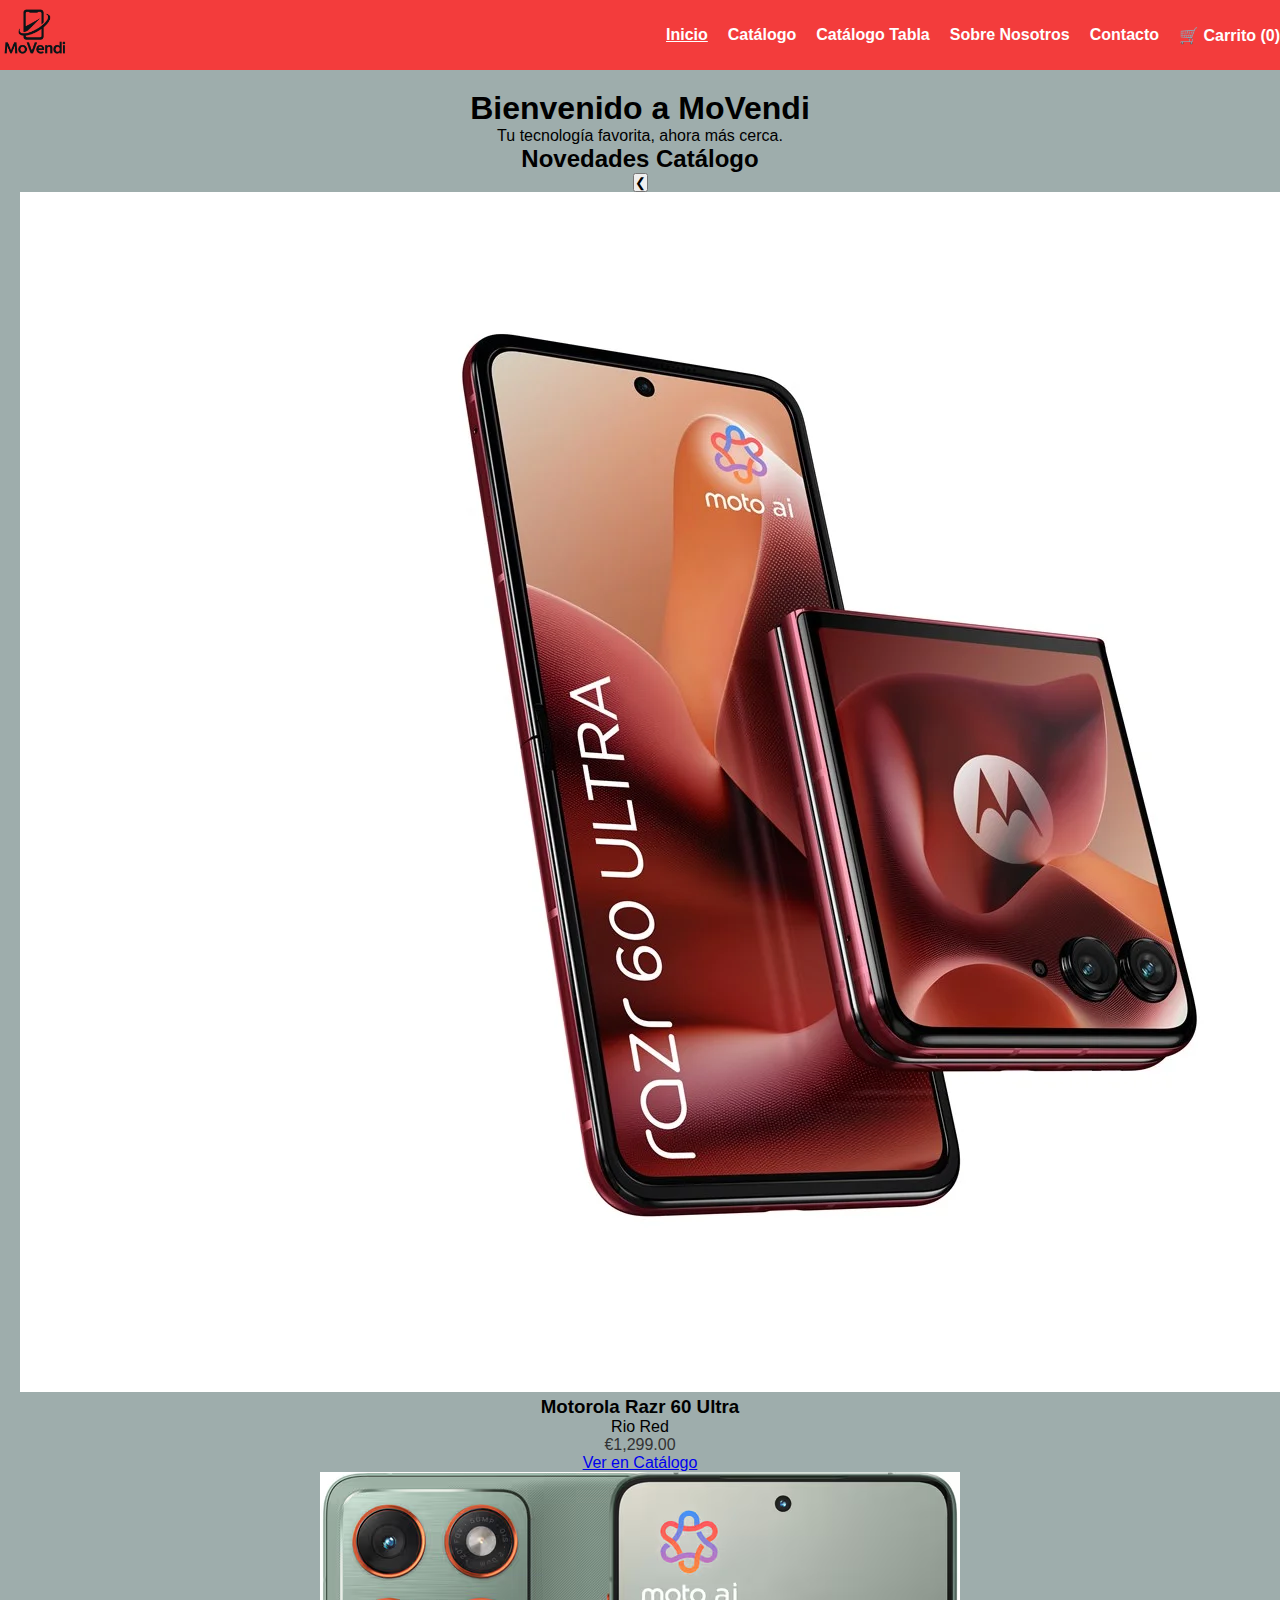
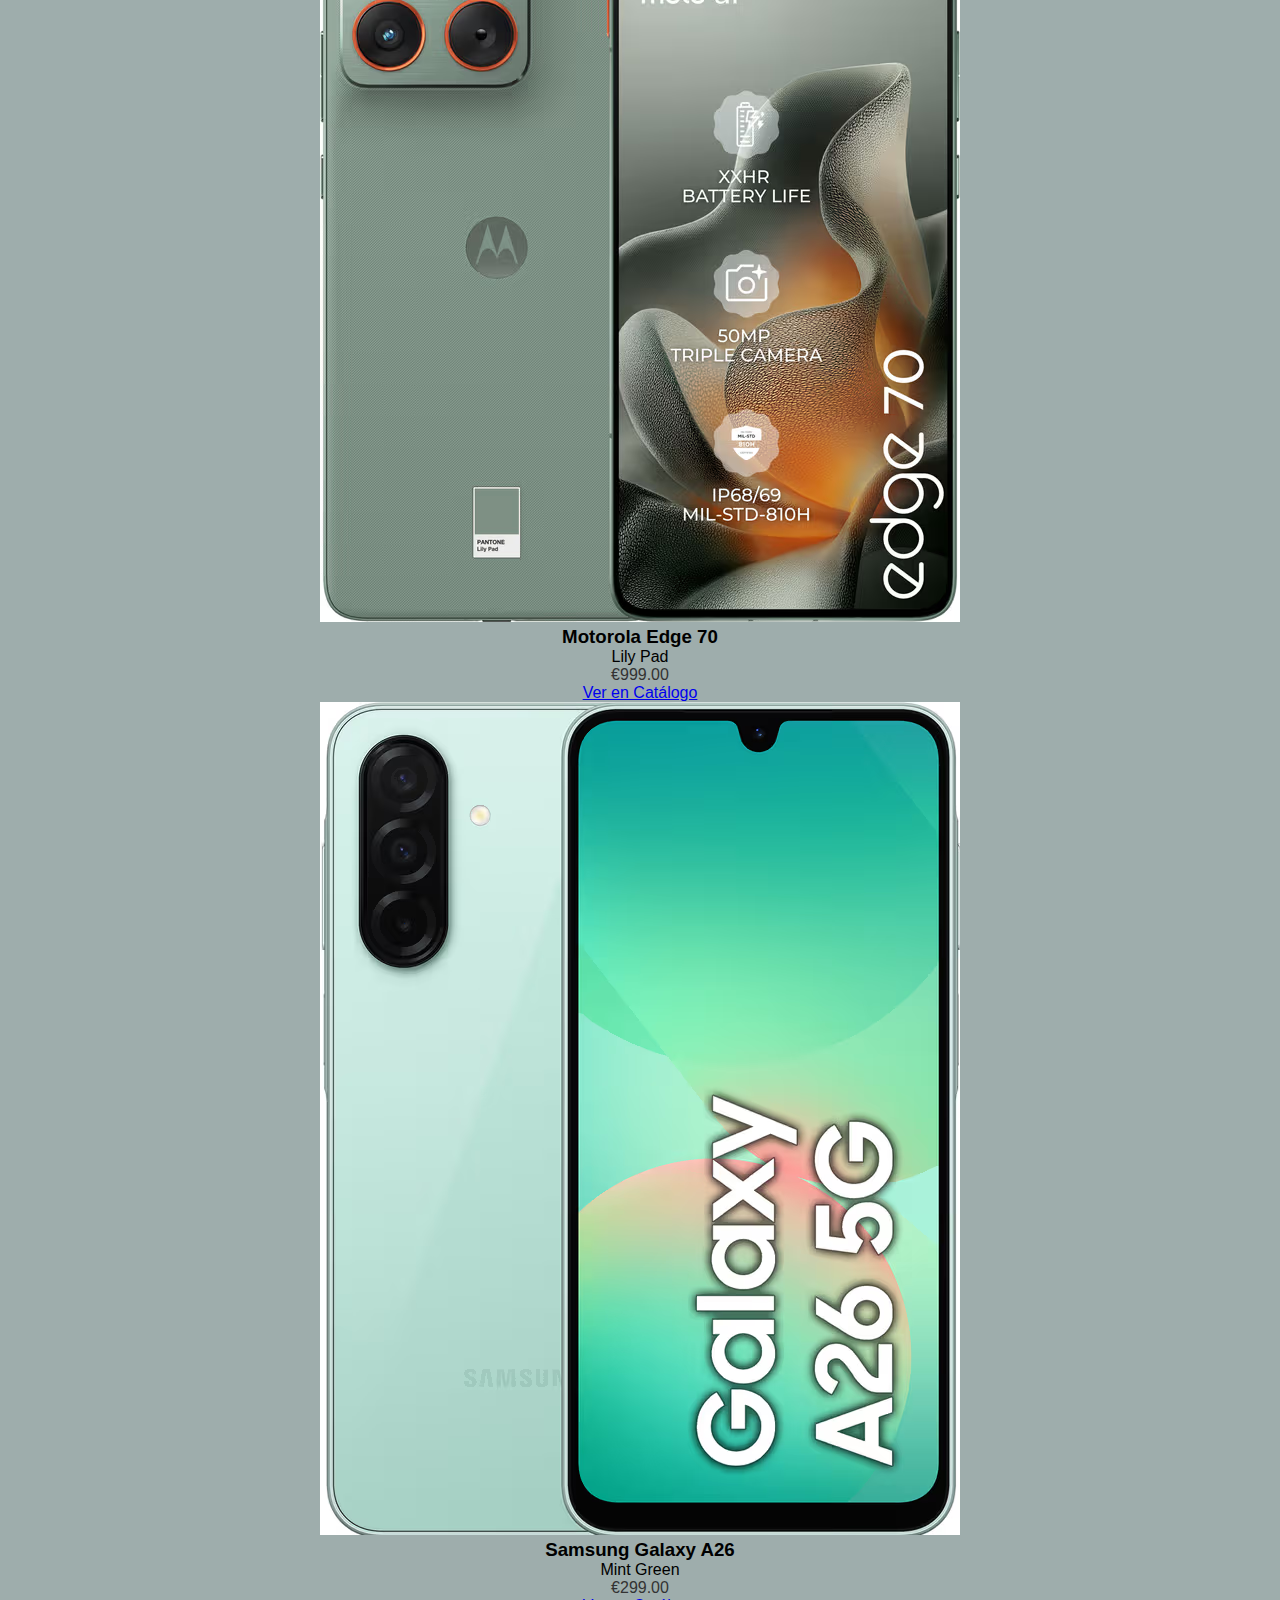
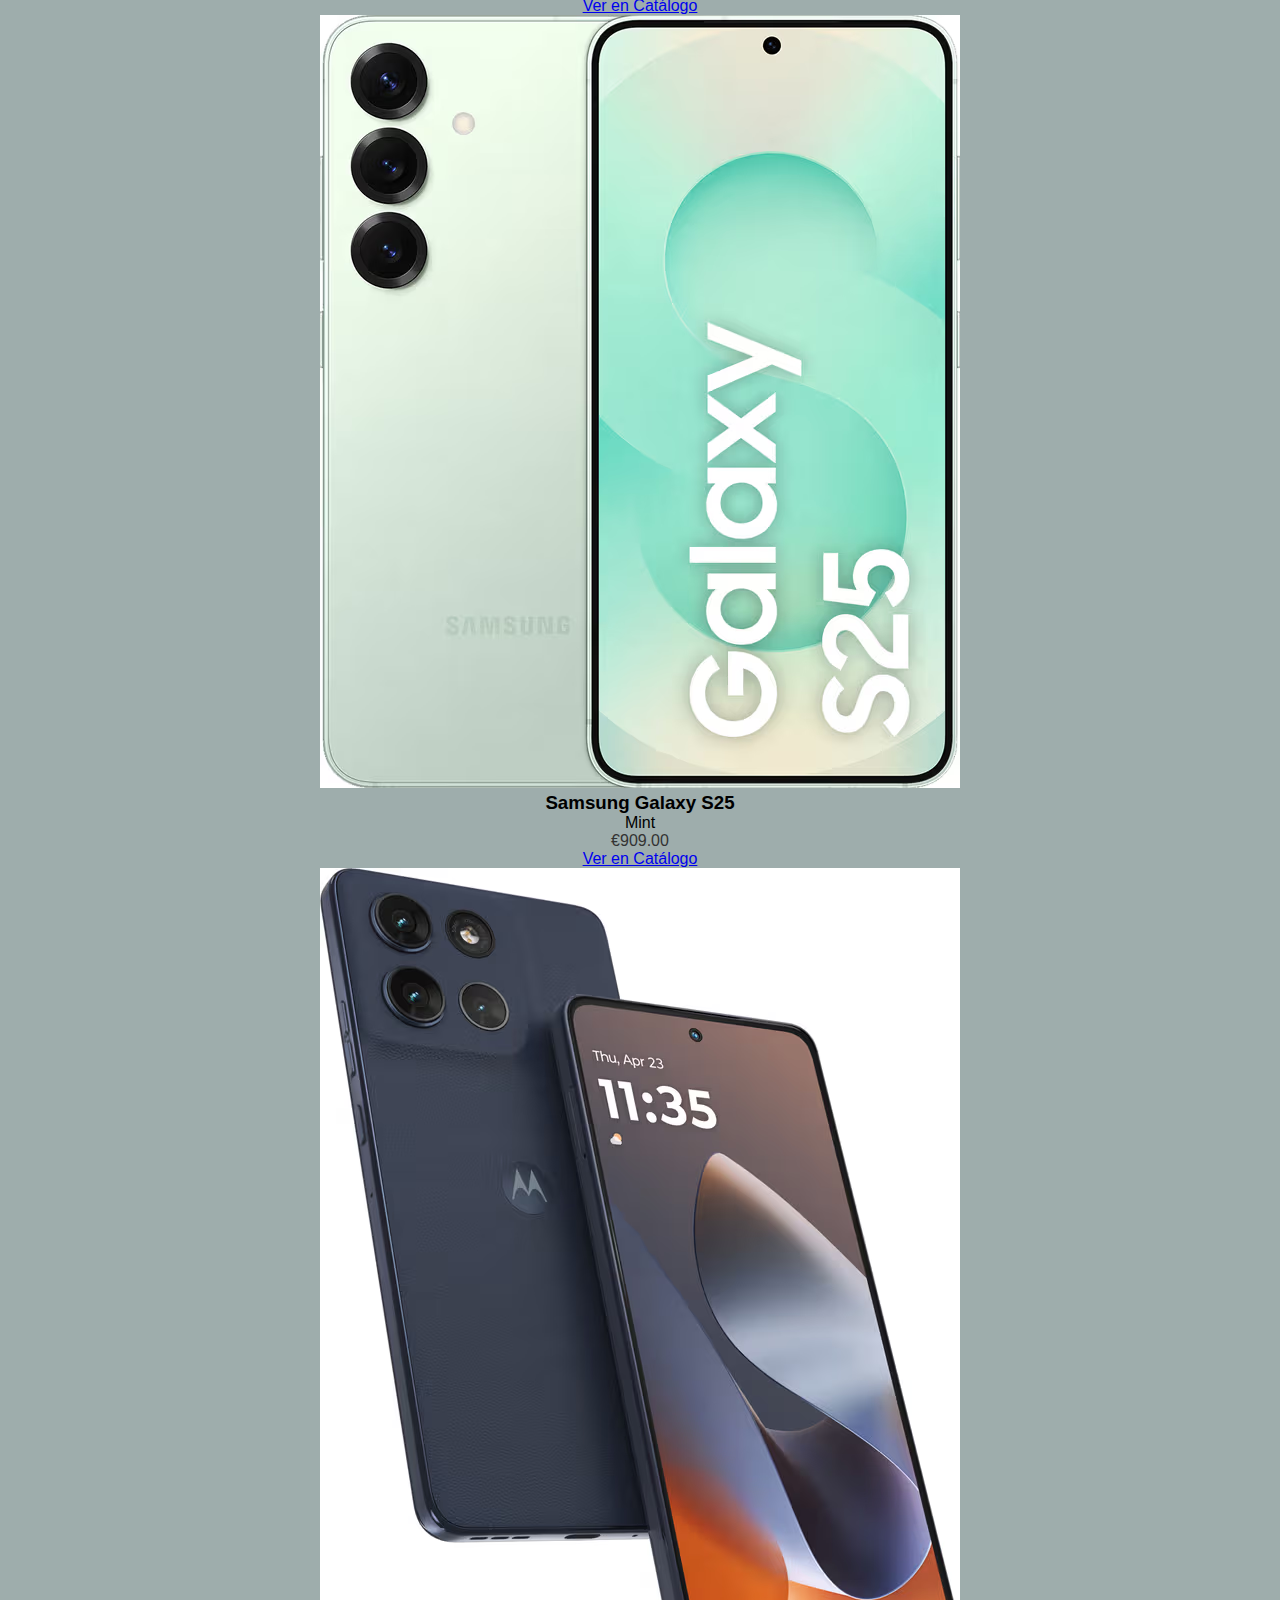
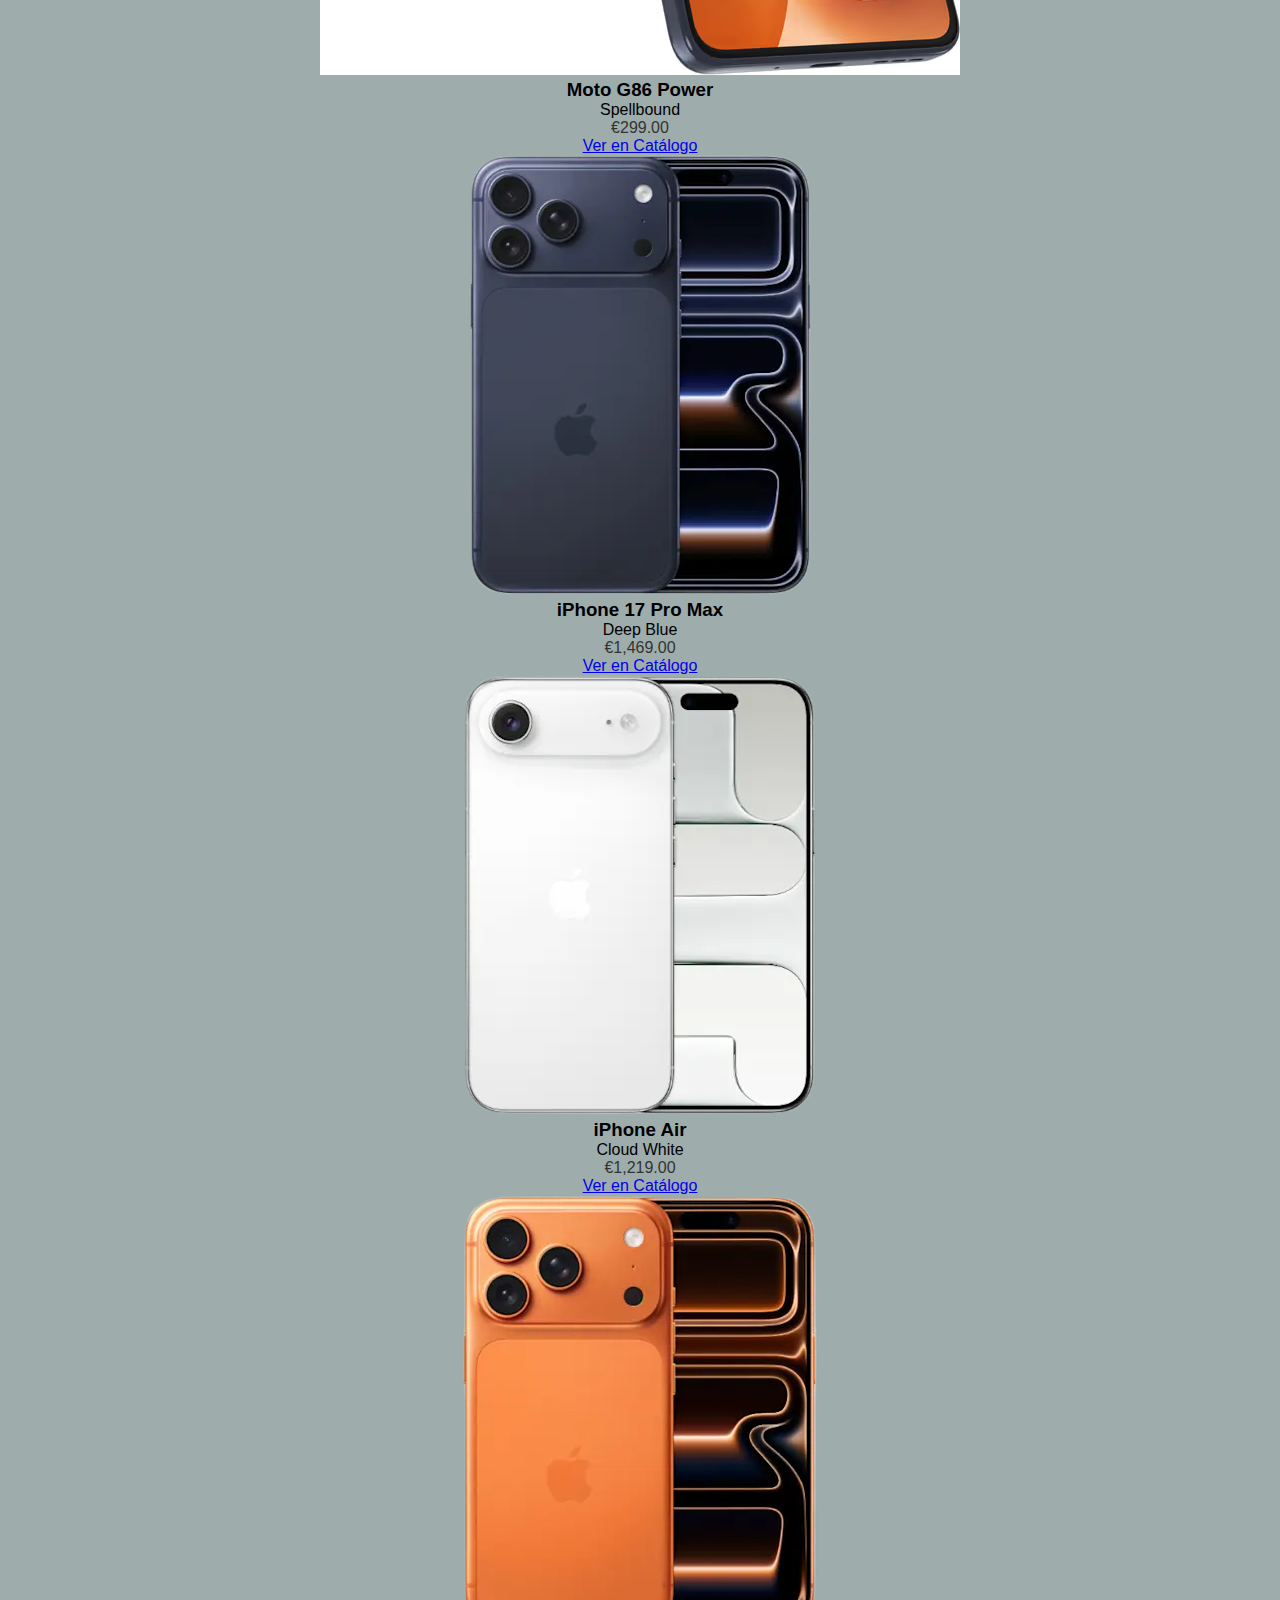
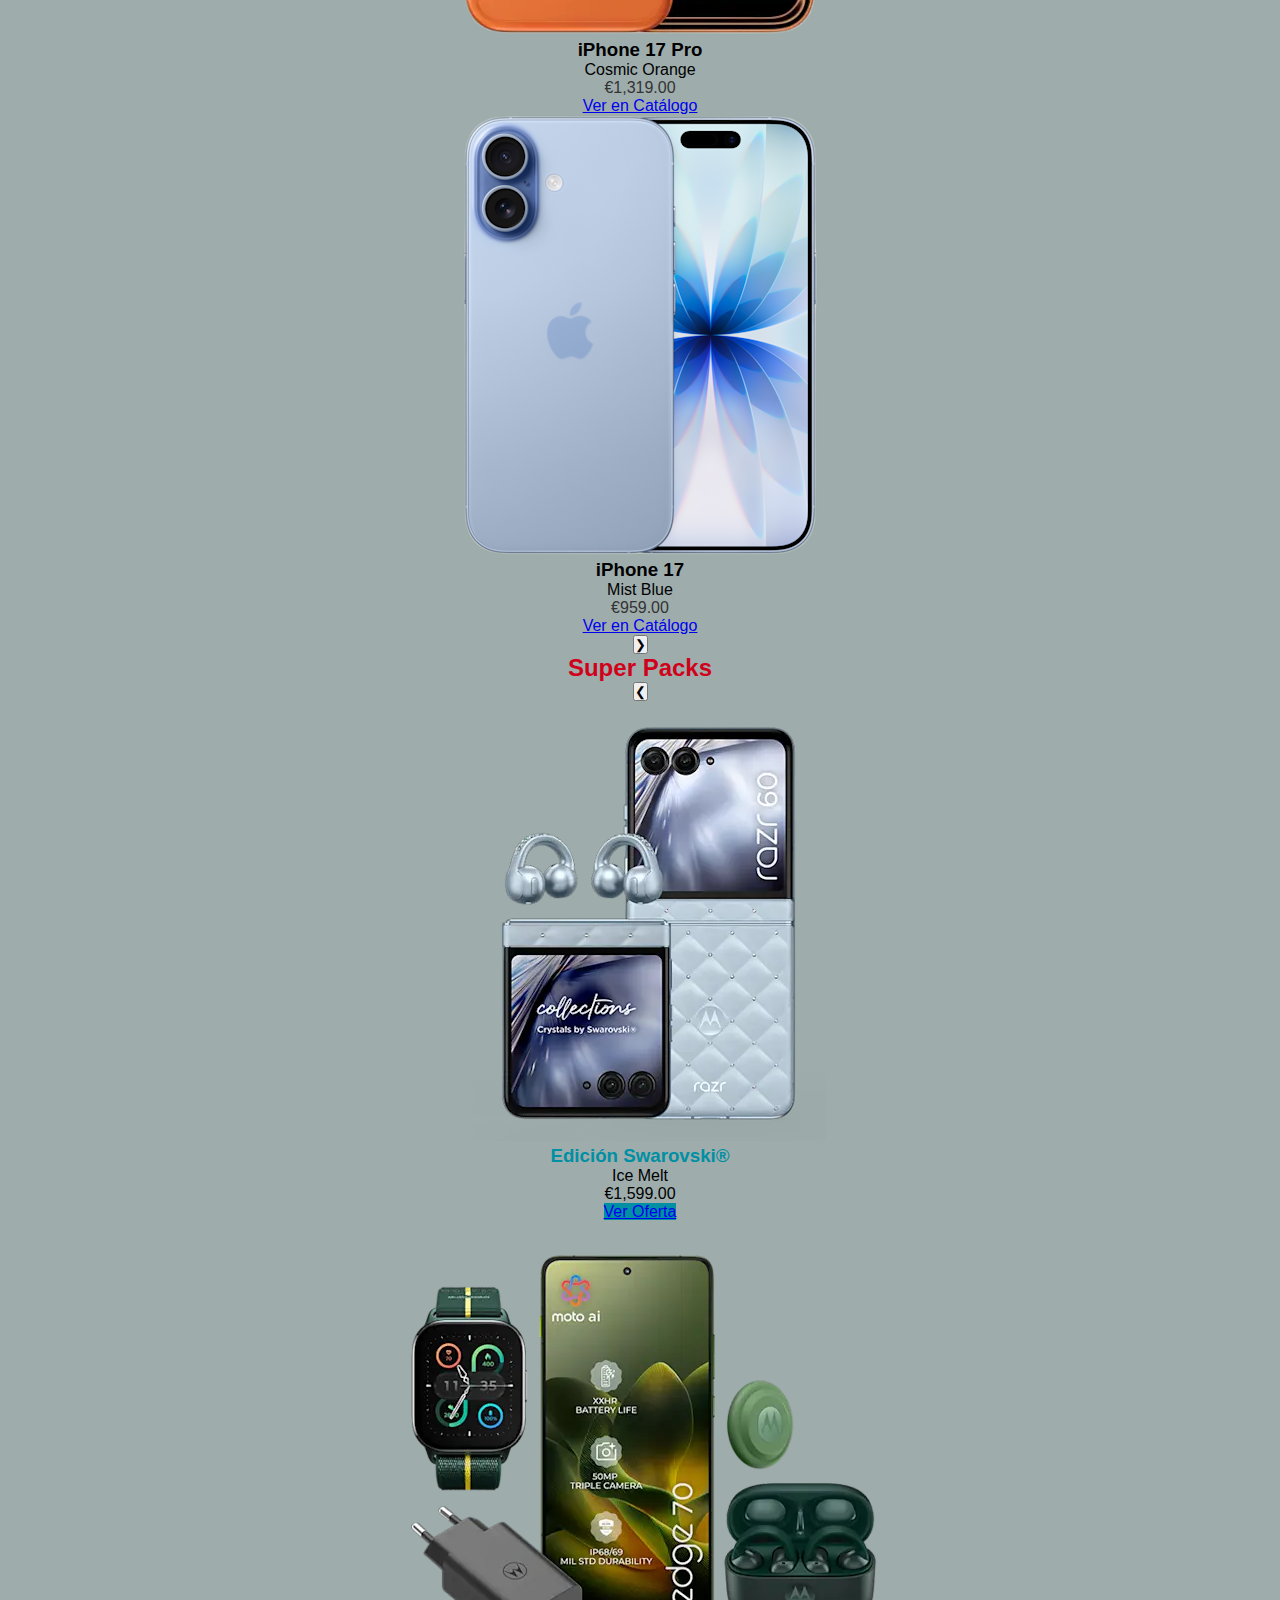
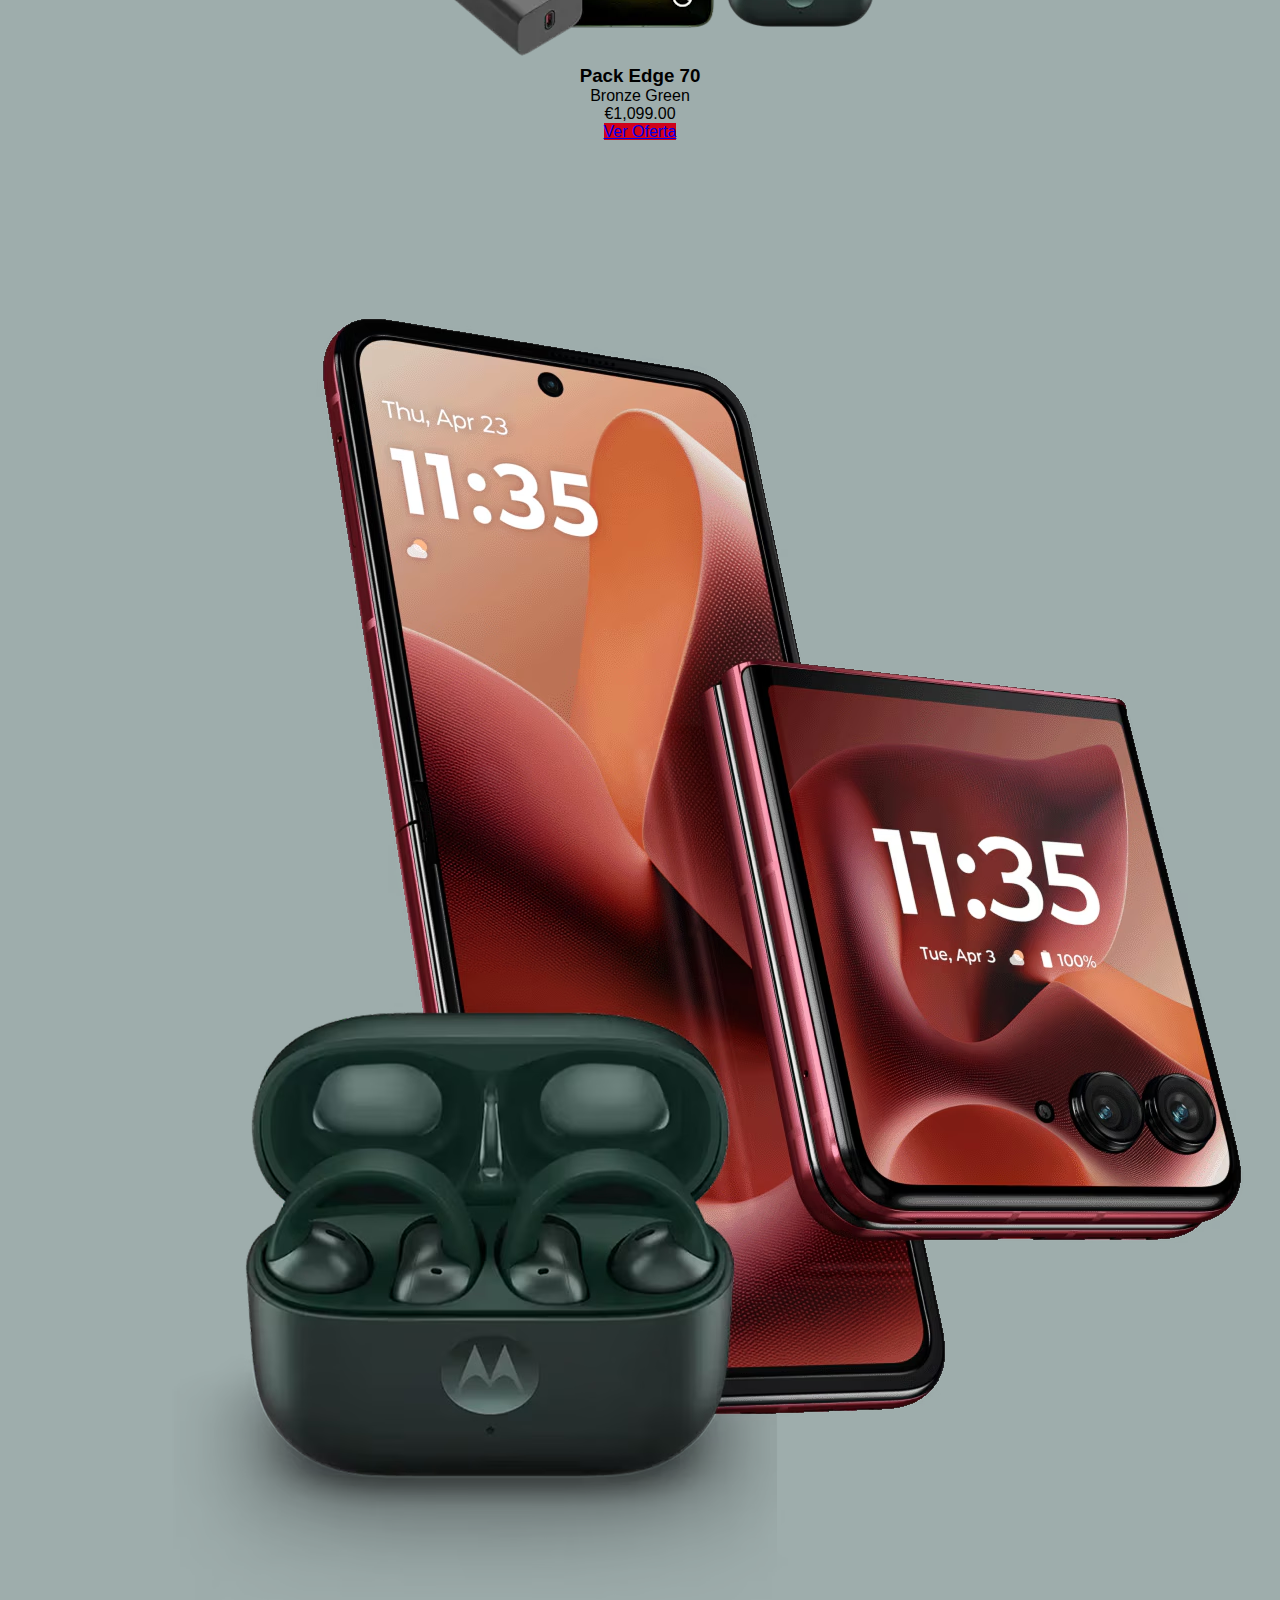
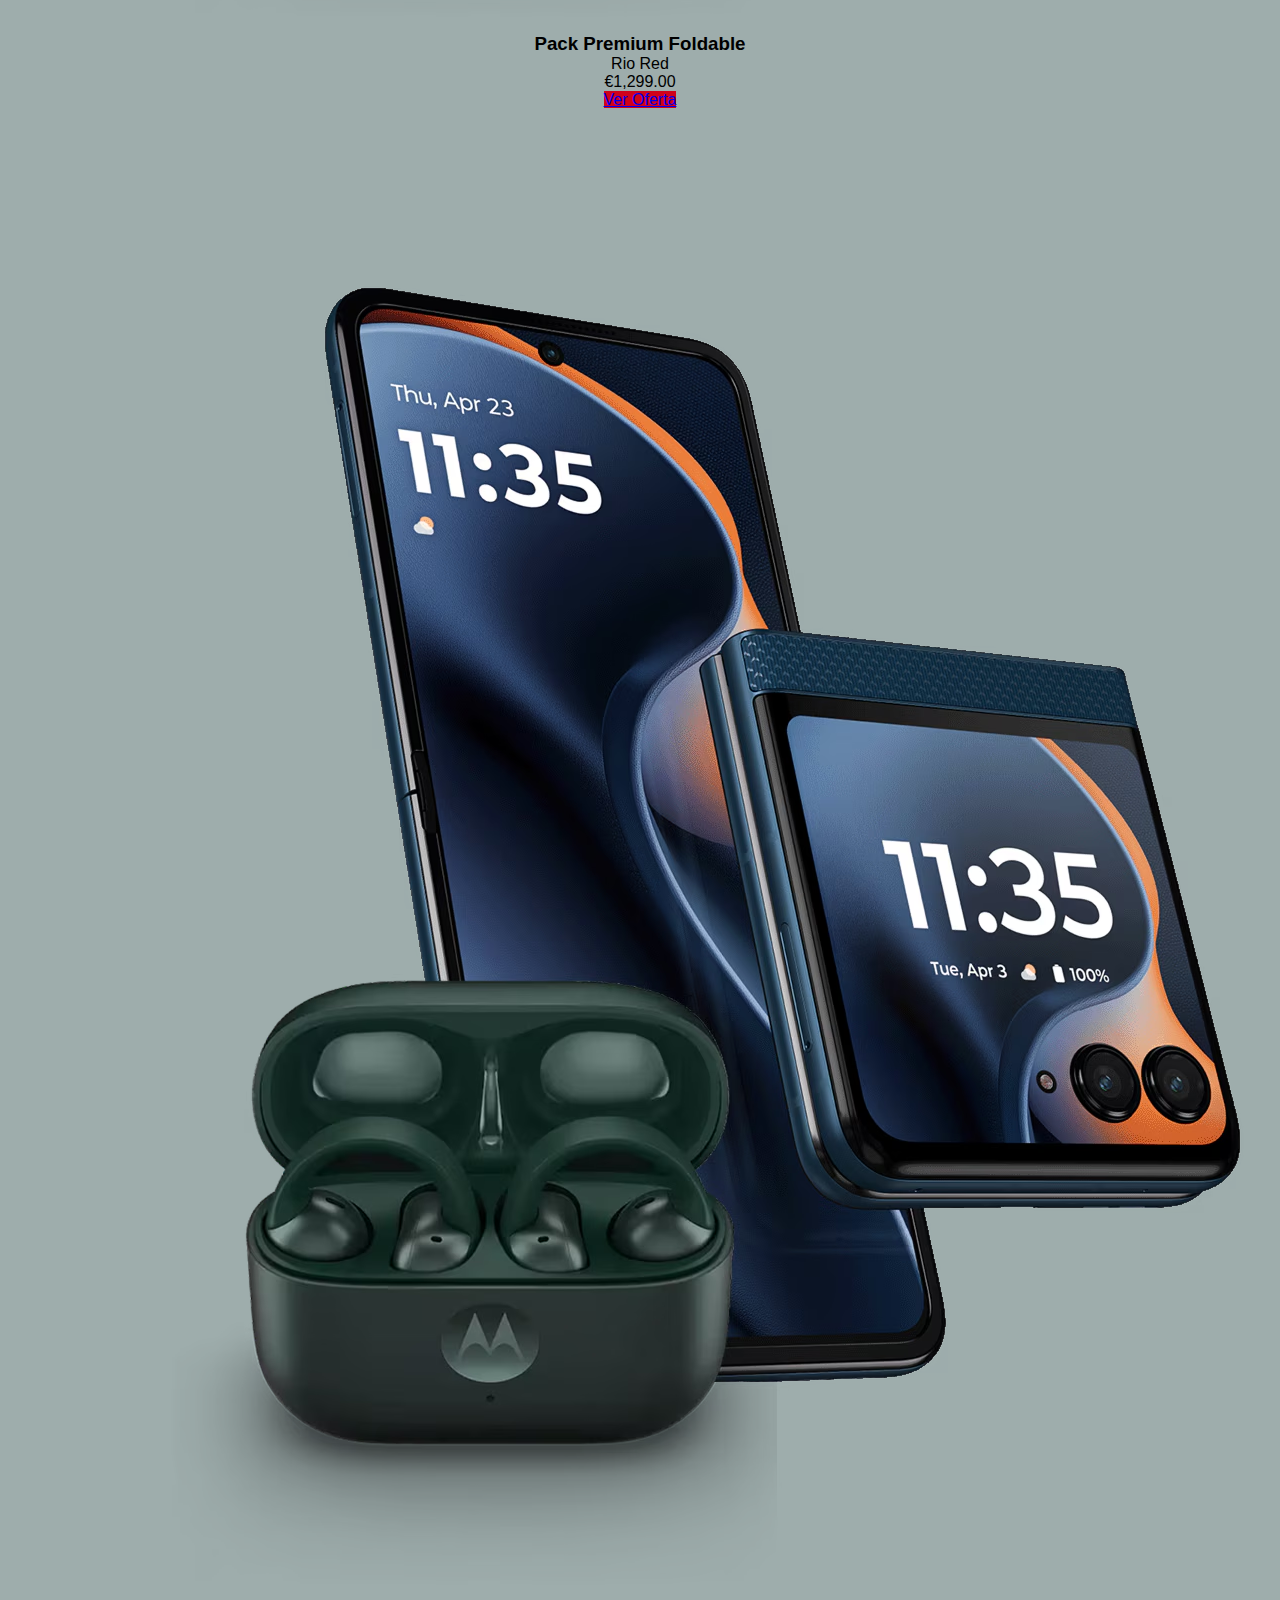
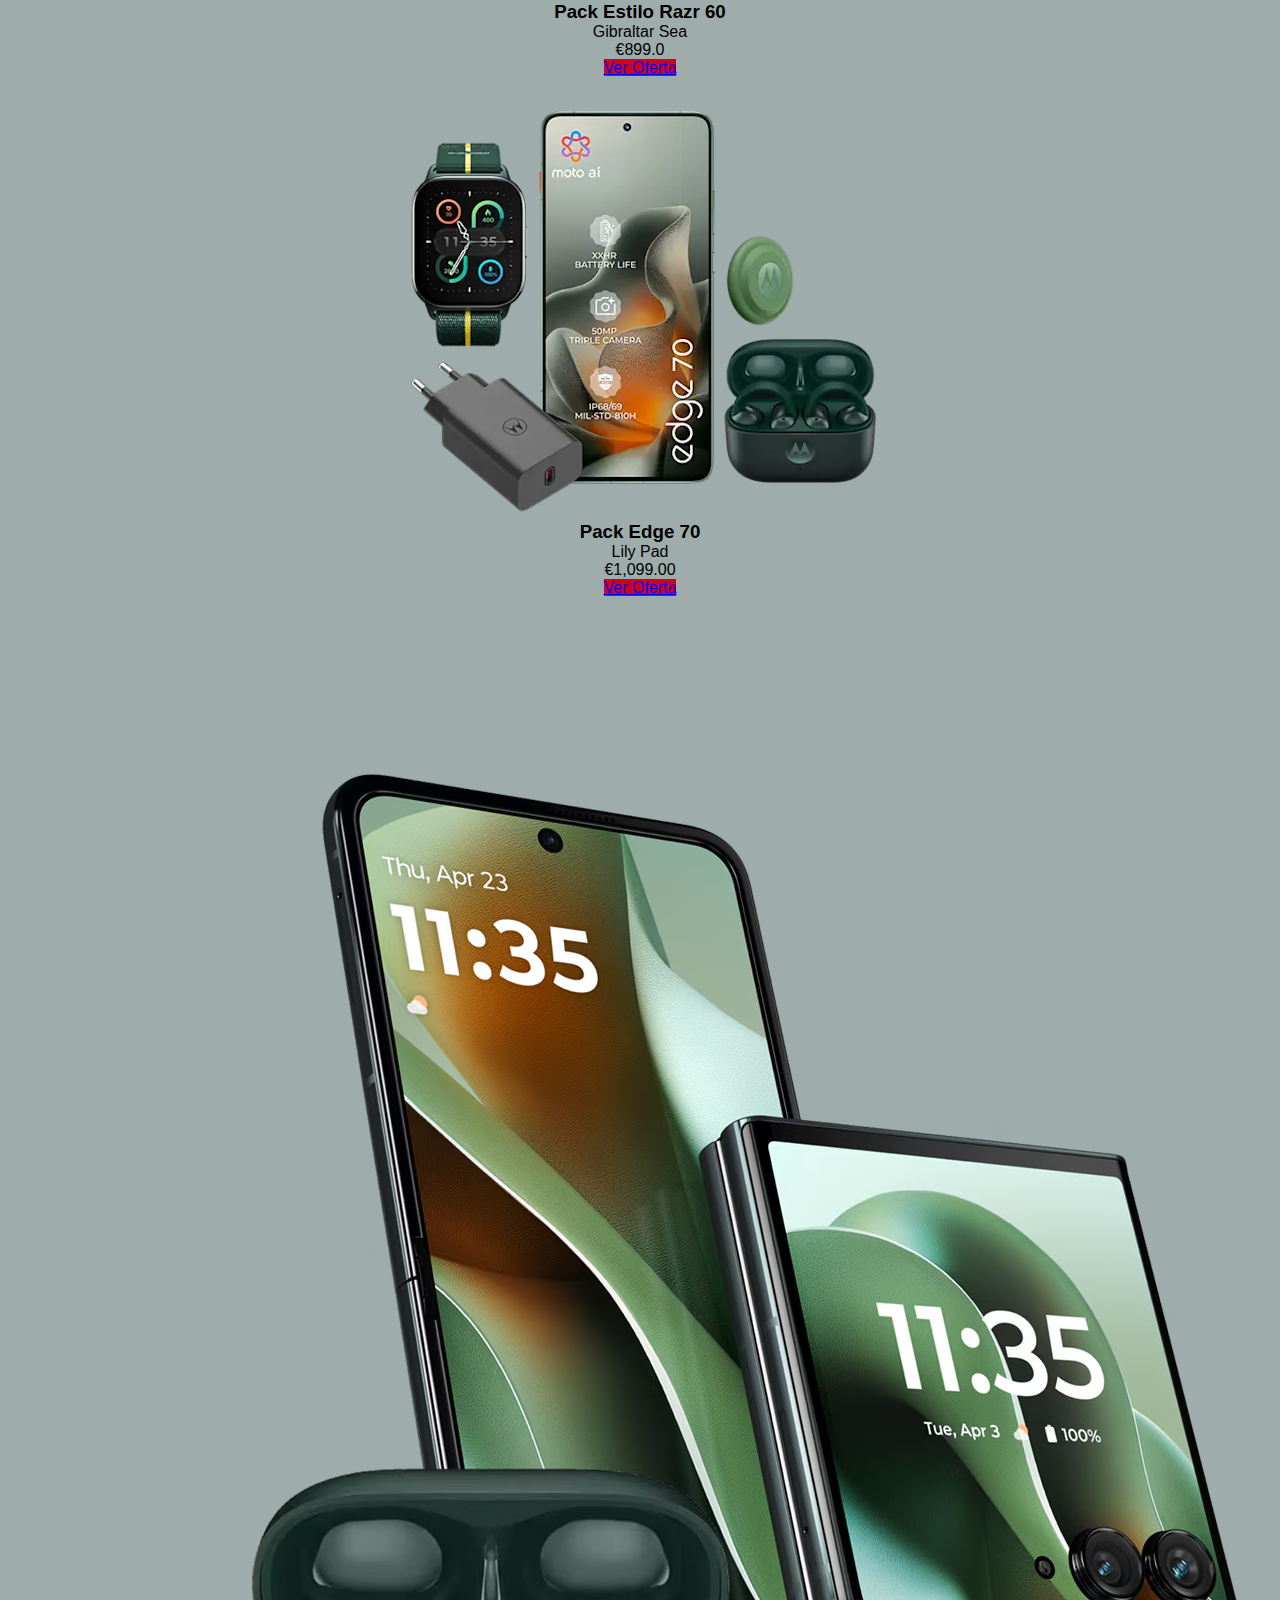
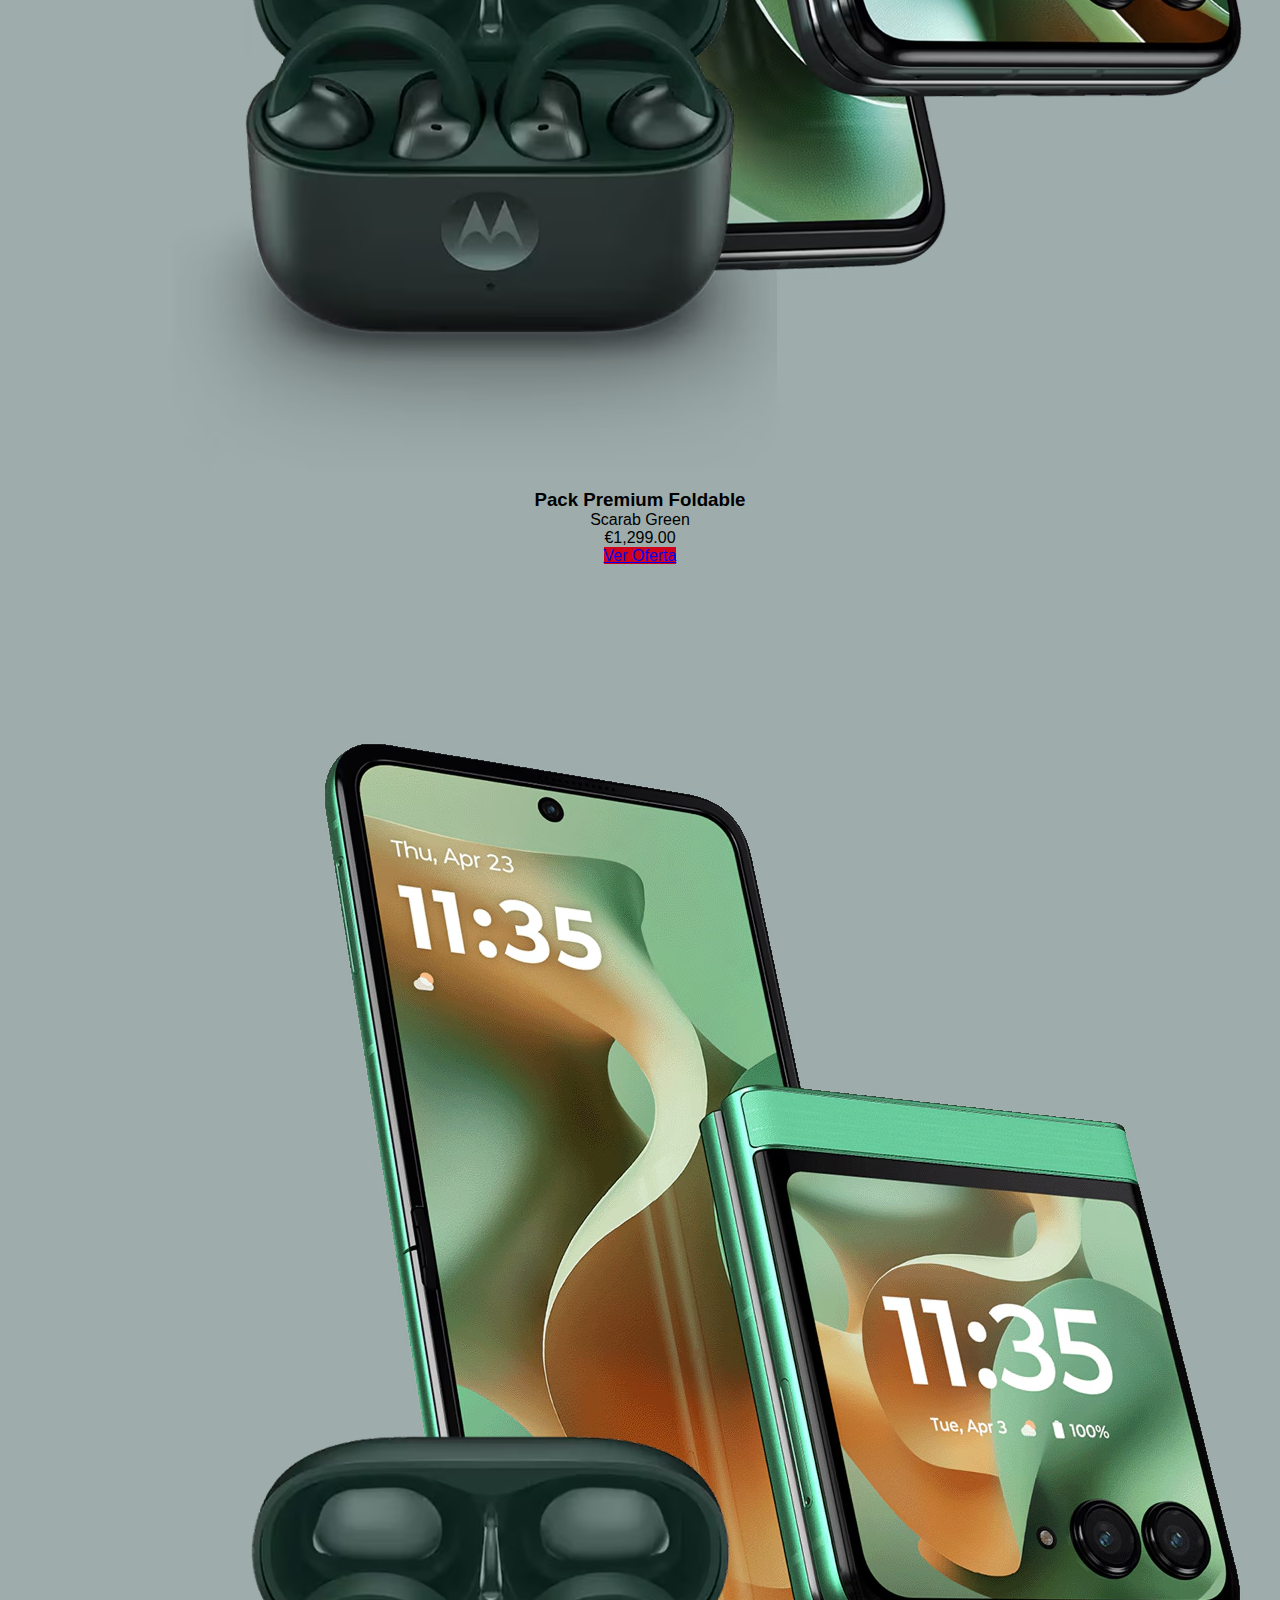
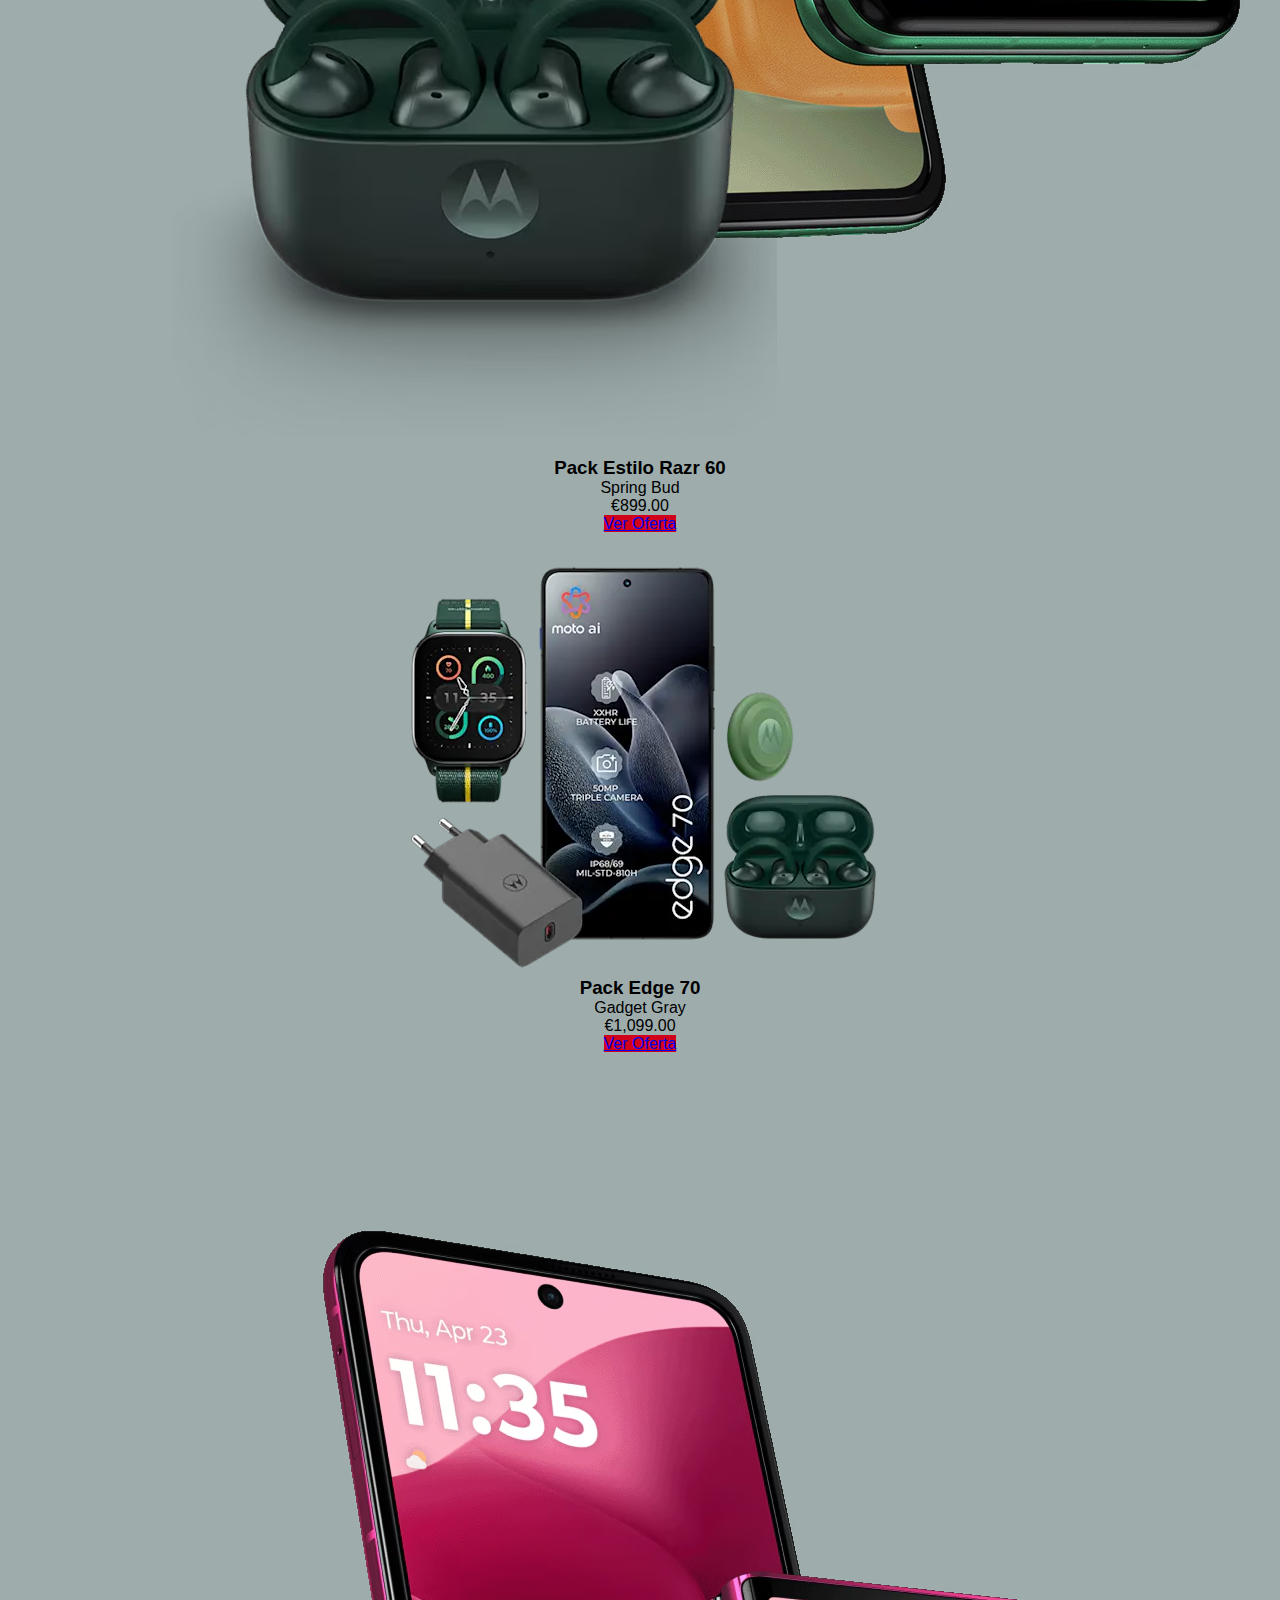
<file: index.html>
<!DOCTYPE html>
<html lang="es">

<head>
  <meta charset="UTF-8">
  <meta name="viewport" content="width=device-width, initial-scale=1.0">
  <meta name="description" content="MoVendi - Tienda de Móviles">
  <title>MoVendi - Inicio</title>
  <link rel="stylesheet" href="Stiles/styles.css">
  <link rel="icon" type="image/x-icon" href="img/logo.png">

</head>

<body>
  <header>
    <a href="index.html">
      <img id="logo" src="img/logo.png" alt="MoVendi" />
    </a>
    <nav>
      <a href="index.html" style="text-decoration: underline;">Inicio</a>
      <a href="subPaginas/catalogo.html">Catálogo</a>
      <a href="catalogo.html">Catálogo Tabla</a>
      <a href="subPaginas/sobreNosotros.html">Sobre Nosotros</a>
      <a href="subPaginas/contacto.html">Contacto</a>
      <a href="subPaginas/carrito.html">🛒 Carrito (<span id="cart-count">0</span>)</a>
    </nav>
  </header>

  <main>
    <section class="hero-title">
        <h1>Bienvenido a MoVendi</h1>
        <p>Tu tecnología favorita, ahora más cerca.</p>
    </section>

    <div class="split-container">
        
        <div class="split-side">
            <h2 class="section-title">Novedades Catálogo</h2>
            
            <div class="carousel-container" id="carousel-catalogo">
                <button class="carousel-btn prev">&#10094;</button>
                <div class="carousel-track">
                    
                    <div class="carousel-slide">
                        <img src="img/razr-60-ultra-PANTONE-Rio-Red.avif" alt="Razr 60 Ultra">
                        <h3>Motorola Razr 60 Ultra</h3>
                        <div class="color-name">Rio Red</div>
                        <p style="color:#333;">€1,299.00</p>
                        <a href="subPaginas/catalogo.html" class="btn-action">Ver en Catálogo</a>
                    </div>

                    <div class="carousel-slide">
                        <img src="img/Motorola_Edge_70_Lily_Pad.avif" alt="Motorola Edge 70">
                        <h3>Motorola Edge 70</h3>
                        <div class="color-name">Lily Pad</div>
                        <p style="color:#333;">€999.00</p>
                        <a href="subPaginas/catalogo.html" class="btn-action">Ver en Catálogo</a>
                    </div>

                    <div class="carousel-slide">
                        <img src="img/Samsung_Galaxy_A26_Mint.avif" alt="Samsung Galaxy A26">
                        <h3>Samsung Galaxy A26</h3>
                        <div class="color-name">Mint Green</div>
                        <p style="color:#333;">€299.00</p>
                        <a href="subPaginas/catalogo.html" class="btn-action">Ver en Catálogo</a>
                    </div>

                    <div class="carousel-slide">
                        <img src="img/Samsung_Galaxy_S25_Mint.avif" alt="Samsung Galaxy S25">
                        <h3>Samsung Galaxy S25</h3>
                        <div class="color-name">Mint</div>
                        <p style="color:#333;">€909.00</p>
                        <a href="subPaginas/catalogo.html" class="btn-action">Ver en Catálogo</a>
                    </div>

                    <div class="carousel-slide">
                        <img src="img/Motorola_G86_Power_Spellbound.avif" alt="Moto G86 Power">
                        <h3>Moto G86 Power</h3>
                        <div class="color-name">Spellbound</div>
                        <p style="color:#333;">€299.00</p>
                        <a href="subPaginas/catalogo.html" class="btn-action">Ver en Catálogo</a>
                    </div>

                    <div class="carousel-slide">
                        <img src="img/iPhone_17_Pro_Max_Deep_Blue_PDP_Image_Position_1__WWEN.webp" alt="iPhone 17 Pro Max">
                        <h3>iPhone 17 Pro Max</h3>
                        <div class="color-name">Deep Blue</div>
                        <p style="color:#333;">€1,469.00</p>
                        <a href="subPaginas/catalogo.html" class="btn-action">Ver en Catálogo</a>
                    </div>

                    <div class="carousel-slide">
                        <img src="img/iPhone_Air_Cloud_White_PDP_Image_Position_1__WWEN.webp" alt="iPhone Air">
                        <h3>iPhone Air</h3>
                        <div class="color-name">Cloud White</div>
                        <p style="color:#333;">€1,219.00</p>
                        <a href="subPaginas/catalogo.html" class="btn-action">Ver en Catálogo</a>
                    </div>

                    <div class="carousel-slide">
                        <img src="img/iPhone_17_Pro_Cosmic_Orange_PDP_Image_Position_1__WWEN.webp" alt="iPhone 17 Pro">
                        <h3>iPhone 17 Pro</h3>
                        <div class="color-name">Cosmic Orange</div>
                        <p style="color:#333;">€1,319.00</p>
                        <a href="subPaginas/catalogo.html" class="btn-action">Ver en Catálogo</a>
                    </div>

                    <div class="carousel-slide">
                        <img src="img/iPhone_17_Mist_Blue.png" alt="iPhone 17">
                        <h3>iPhone 17</h3>
                        <div class="color-name">Mist Blue</div>
                        <p style="color:#333;">€959.00</p>
                        <a href="subPaginas/catalogo.html" class="btn-action">Ver en Catálogo</a>
                    </div>

                </div>
                <button class="carousel-btn next">&#10095;</button>
                <div class="carousel-dots" id="dots-catalogo"></div>
            </div>
        </div>

        <div class="split-side">
            <h2 class="section-title" style="color: #d0021b;">Super Packs</h2>
            
            <div class="carousel-container" id="carousel-ofertas">
                <button class="carousel-btn prev">&#10094;</button>
                <div class="carousel-track">
                    
                    <div class="carousel-slide">
                        <img src="img/2025_SWAROVSKI_BUNDLE_1KSP_kopier.webp" alt="Swarovski Bundle">
                        <h3 style="color: #008fa3;">Edición Swarovski®</h3>
                        <div class="color-name">Ice Melt</div>
                        <p>€1,599.00</p>
                        <a href="subPaginas/ofertas.html" class="btn-action" style="background-color: #008fa3;">Ver Oferta</a>
                    </div>

                    <div class="carousel-slide">
                        <img src="img/Motorola_Edge_70_Bronze_Green_Bundle.webp" alt="Edge 70 Pack">
                        <h3>Pack Edge 70</h3>
                        <div class="color-name">Bronze Green</div>
                        <p>€1,099.00</p>
                        <a href="subPaginas/ofertas.html" class="btn-action" style="background-color: #d0021b;">Ver Oferta</a>
                    </div>

                    <div class="carousel-slide">
                        <img src="img/razr-60-ultra-PANTONE-Rio-Red-green-loops-bundle-product.avif" alt="Razr 60 Ultra Pack">
                        <h3>Pack Premium Foldable</h3>
                        <div class="color-name">Rio Red</div>
                        <p>€1,299.00</p>
                        <a href="subPaginas/ofertas.html" class="btn-action" style="background-color: #d0021b;">Ver Oferta</a>
                    </div>

                    <div class="carousel-slide">
                        <img src="img/razr-60-PANTONE-Gibraltar-Sea-green-loops-bundle-product.avif" alt="Razr 60 Pack">
                        <h3>Pack Estilo Razr 60</h3>
                        <div class="color-name">Gibraltar Sea</div>
                        <p>€899.0</p>
                        <a href="subPaginas/ofertas.html" class="btn-action" style="background-color: #d0021b;">Ver Oferta</a>
                    </div>

                    <div class="carousel-slide">
                        <img src="img/Motorola_Edge_70_Lily_Pad_Bundle.webp" alt="Edge 70 Pack">
                        <h3>Pack Edge 70</h3>
                        <div class="color-name">Lily Pad</div>
                        <p>€1,099.00</p>
                        <a href="subPaginas/ofertas.html" class="btn-action" style="background-color: #d0021b;">Ver Oferta</a>
                    </div>

                    <div class="carousel-slide">
                        <img src="img/razr-60-ultra-PANTONE-Scarab-green-loops-bundle-product.avif" alt="Razr 60 Ultra Pack">
                        <h3>Pack Premium Foldable</h3>
                        <div class="color-name">Scarab Green</div>
                        <p>€1,299.00</p>
                        <a href="subPaginas/ofertas.html" class="btn-action" style="background-color: #d0021b;">Ver Oferta</a>
                    </div>

                    <div class="carousel-slide">
                        <img src="img/razr-60-PANTONE-Spring-Bud-green-loops-bundle-product.avif" alt="Razr 60 Pack">
                        <h3>Pack Estilo Razr 60</h3>
                        <div class="color-name">Spring Bud</div>
                        <p>€899.00</p>
                        <a href="subPaginas/ofertas.html" class="btn-action" style="background-color: #d0021b;">Ver Oferta</a>
                    </div>

                     <div class="carousel-slide">
                        <img src="img/Motorola_Edge_70_Gadget_Gray_Bundle.webp" alt="Edge 70 Pack">
                        <h3>Pack Edge 70</h3>
                        <div class="color-name">Gadget Gray</div>
                        <p>€1,099.00</p>
                        <a href="subPaginas/ofertas.html" class="btn-action" style="background-color: #d0021b;">Ver Oferta</a>
                    </div>

                    <div class="carousel-slide">
                        <img src="img/razr-60-ultra-PANTONE-Cabaret-green-loops-bundle-product.avif" alt="Razr 60 Ultra Pack">
                        <h3>Pack Premium Foldable</h3>
                        <div class="color-name">Cabaret</div>
                        <p>€1,299.00</p>
                        <a href="subPaginas/ofertas.html" class="btn-action" style="background-color: #d0021b;">Ver Oferta</a>
                    </div>

                    <div class="carousel-slide">
                        <img src="img/razr-60-PANTONE-Lightest-Sky-green-loops-bundle-product.avif" alt="Razr 60 Pack">
                        <h3>Pack Estilo Razr 60</h3>
                        <div class="color-name">Lightest Sky</div>
                        <p>€899.00</p>
                        <a href="subPaginas/ofertas.html" class="btn-action" style="background-color: #d0021b;">Ver Oferta</a>
                    </div>

                     <div class="carousel-slide">
                        <img src="img/razr-60-ultra-PANTONE-Mountain-Trail-green-loops-bundle-product.avif" alt="Razr 60 Ultra Pack">
                        <h3>Pack Premium Foldable</h3>
                        <div class="color-name">Mountain Trail</div>
                        <p>€1,299.00</p>
                        <a href="subPaginas/ofertas.html" class="btn-action" style="background-color: #d0021b;">Ver Oferta</a>
                    </div>

                </div>
                <button class="carousel-btn next">&#10095;</button>
                <div class="carousel-dots" id="dots-ofertas"></div>
            </div>
        </div>

    </div>
  </main>

  <footer>
    <p>© 2025 MoVendi — Nicolás Amoedo Castro y Vitaliy Ivanets</p>
  </footer>

  <script>
    function setupManualCarousel(containerId, dotsId) {
        const container = document.getElementById(containerId);
        if(!container) return;

        const track = container.querySelector('.carousel-track');
        const slides = Array.from(track.children);
        
        const btnPrev = container.querySelector('.carousel-btn.prev');
        const btnNext = container.querySelector('.carousel-btn.next');
        const dotsContainer = document.getElementById(dotsId);

        let currentIndex = 0;

        
        slides.forEach((_, index) => {
            const dot = document.createElement('div');
            dot.classList.add('dot');
            if (index === 0) dot.classList.add('active');
            dot.addEventListener('click', () => {
                currentIndex = index;
                updateCarousel();
            });
            dotsContainer.appendChild(dot);
        });
        
        const dots = Array.from(dotsContainer.children);

        function updateCarousel() {
            
            const amountToMove = -100 * currentIndex;
            track.style.transform = `translateX(${amountToMove}%)`;
            
           
            dots.forEach(d => d.classList.remove('active'));
            if(dots[currentIndex]) dots[currentIndex].classList.add('active');
        }

        
        btnNext.addEventListener('click', () => {
            currentIndex++;
            if (currentIndex >= slides.length) {
                currentIndex = 0; 
            }
            updateCarousel();
        });

        btnPrev.addEventListener('click', () => {
            currentIndex--;
            if (currentIndex < 0) {
                currentIndex = slides.length - 1; 
            }
            updateCarousel();
        });
    }

    document.addEventListener('DOMContentLoaded', () => {

        setupManualCarousel('carousel-catalogo', 'dots-catalogo');
        

        setupManualCarousel('carousel-ofertas', 'dots-ofertas');
        

        const cart = JSON.parse(localStorage.getItem('carrito')) || [];
        const countSpan = document.getElementById('cart-count');
        if(countSpan) countSpan.innerText = cart.length;
    });
  </script>

</body>
</html>
</file>
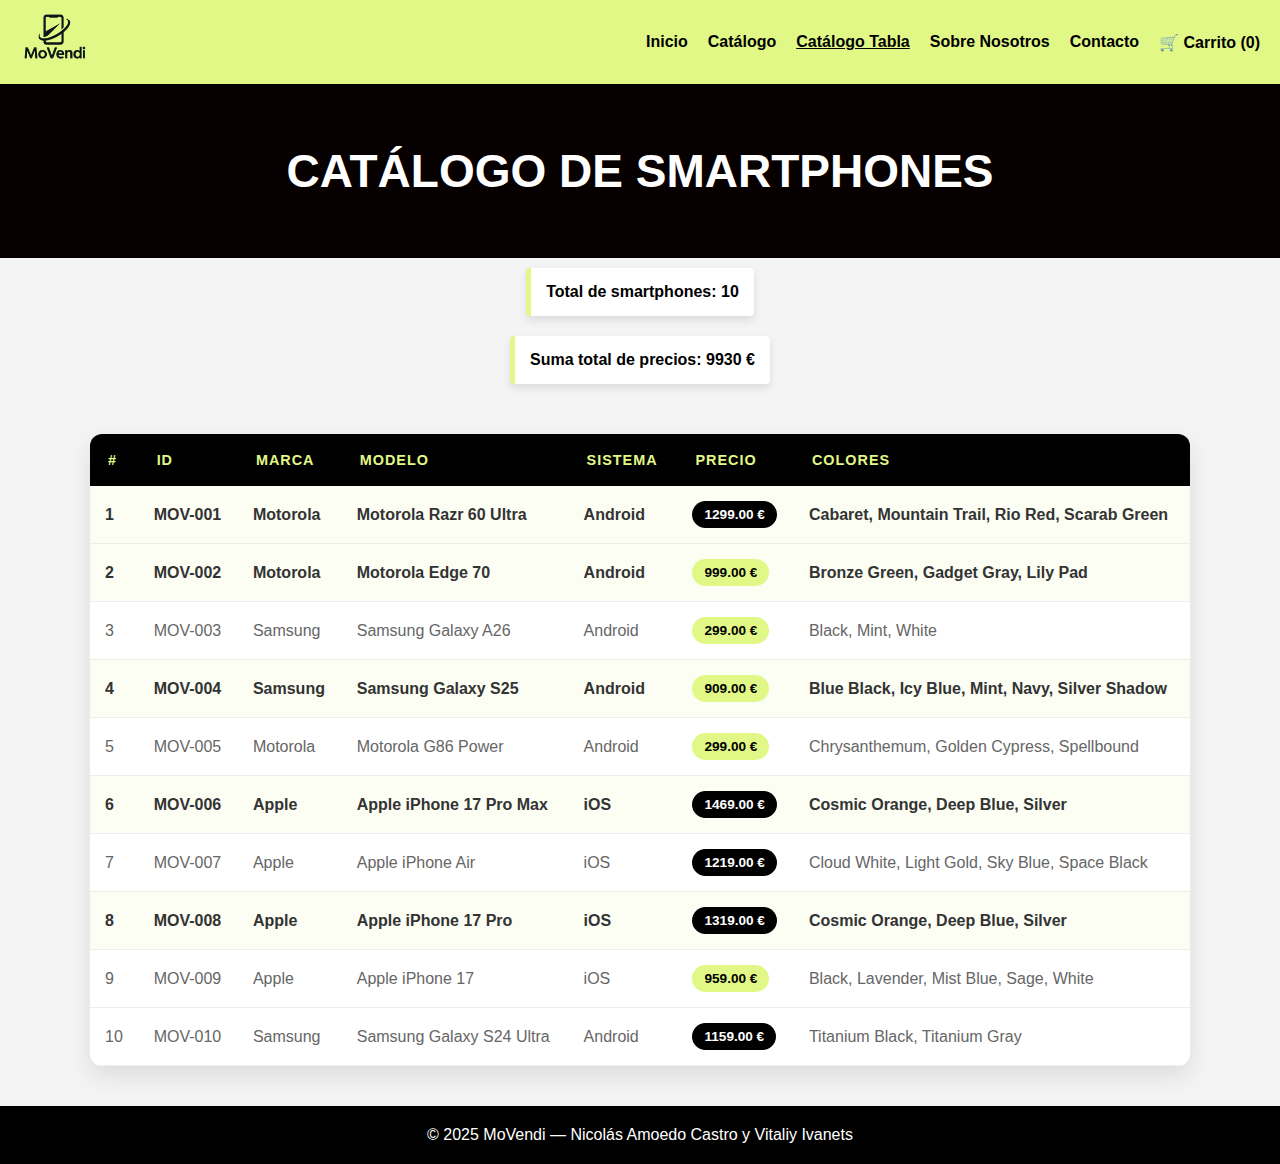
<file: catalogo.html>
<!DOCTYPE html>
<html lang="es">
   <head>
      <head>
  <meta charset="UTF-8" />
  <meta name="viewport" content="width=device-width, initial-scale=1.0" />
  <meta name="description" content="Catálogo de Smartphones" />
  <title>Catálogo de Smartphones — MoVendi</title>
  <link rel="stylesheet" href="/Stiles/estiloCatalogo.css" />
  <link rel="icon" type="image/x-icon" href="/img/logo.png">
</head>
   </head>
   <body>
     <header>
    <a href="../index.html">
      <img id="logo" src="../img/logo.png" alt="MoVendi" />
    </a>
    <nav>
      <a href="/index.html">Inicio</a>
      <a href="/subPaginas/catalogo.html">Catálogo</a>
      <a href="catalogo.html" style="text-decoration: underline;">Catálogo Tabla</a>
      <a href="/subPaginas/sobreNosotros.html">Sobre Nosotros</a>
      <a href="/subPaginas/contacto.html">Contacto</a>
      <a href="/subPaginas/carrito.html">🛒 Carrito (<span id="cart-count">0</span>)</a>
    </nav>
  </header>
      <h1>Catálogo de Smartphones</h1>
      <p>Total de smartphones: 10</p>
      <p>Suma total de precios: 9930 €</p>
      <table>
         <tr>
            <th>#</th>
            <th>ID</th>
            <th>Marca</th>
            <th>Modelo</th>
            <th>Sistema</th>
            <th>Precio</th>
            <th>Colores</th>
         </tr>
         <tr class="destacado">
            <td>1</td>
            <td>MOV-001</td>
            <td>Motorola</td>
            <td>Motorola Razr 60 Ultra</td>
            <td>Android</td>
            <td>
               <span class="caro">1299.00 €

</span>
            </td>
            <td>Cabaret, Mountain Trail, Rio Red, Scarab Green</td>
         </tr>
         <tr class="destacado">
            <td>2</td>
            <td>MOV-002</td>
            <td>Motorola</td>
            <td>Motorola Edge 70</td>
            <td>Android</td>
            <td>
               <span class="barato">999.00 €

</span>
            </td>
            <td>Bronze Green, Gadget Gray, Lily Pad</td>
         </tr>
         <tr class="normal">
            <td>3</td>
            <td>MOV-003</td>
            <td>Samsung</td>
            <td>Samsung Galaxy A26</td>
            <td>Android</td>
            <td>
               <span class="barato">299.00 €

</span>
            </td>
            <td>Black, Mint, White</td>
         </tr>
         <tr class="destacado">
            <td>4</td>
            <td>MOV-004</td>
            <td>Samsung</td>
            <td>Samsung Galaxy S25</td>
            <td>Android</td>
            <td>
               <span class="barato">909.00 €

</span>
            </td>
            <td>Blue Black, Icy Blue, Mint, Navy, Silver Shadow</td>
         </tr>
         <tr class="normal">
            <td>5</td>
            <td>MOV-005</td>
            <td>Motorola</td>
            <td>Motorola G86 Power</td>
            <td>Android</td>
            <td>
               <span class="barato">299.00 €

</span>
            </td>
            <td>Chrysanthemum, Golden Cypress, Spellbound</td>
         </tr>
         <tr class="destacado">
            <td>6</td>
            <td>MOV-006</td>
            <td>Apple</td>
            <td>Apple iPhone 17 Pro Max</td>
            <td>iOS</td>
            <td>
               <span class="caro">1469.00 €

</span>
            </td>
            <td>Cosmic Orange, Deep Blue, Silver</td>
         </tr>
         <tr class="normal">
            <td>7</td>
            <td>MOV-007</td>
            <td>Apple</td>
            <td>Apple iPhone Air</td>
            <td>iOS</td>
            <td>
               <span class="caro">1219.00 €

</span>
            </td>
            <td>Cloud White, Light Gold, Sky Blue, Space Black</td>
         </tr>
         <tr class="destacado">
            <td>8</td>
            <td>MOV-008</td>
            <td>Apple</td>
            <td>Apple iPhone 17 Pro</td>
            <td>iOS</td>
            <td>
               <span class="caro">1319.00 €

</span>
            </td>
            <td>Cosmic Orange, Deep Blue, Silver</td>
         </tr>
         <tr class="normal">
            <td>9</td>
            <td>MOV-009</td>
            <td>Apple</td>
            <td>Apple iPhone 17</td>
            <td>iOS</td>
            <td>
               <span class="barato">959.00 €

</span>
            </td>
            <td>Black, Lavender, Mist Blue, Sage, White</td>
         </tr>
         <tr class="normal">
            <td>10</td>
            <td>MOV-010</td>
            <td>Samsung</td>
            <td>Samsung Galaxy S24 Ultra</td>
            <td>Android</td>
            <td>
               <span class="caro">1159.00 €

</span>
            </td>
            <td>Titanium Black, Titanium Gray</td>
         </tr>
      </table>
    <footer>

    <p>© 2025 MoVendi — Nicolás Amoedo Castro y Vitaliy Ivanets</p>

    </footer>
   </body>
</html>
</file>
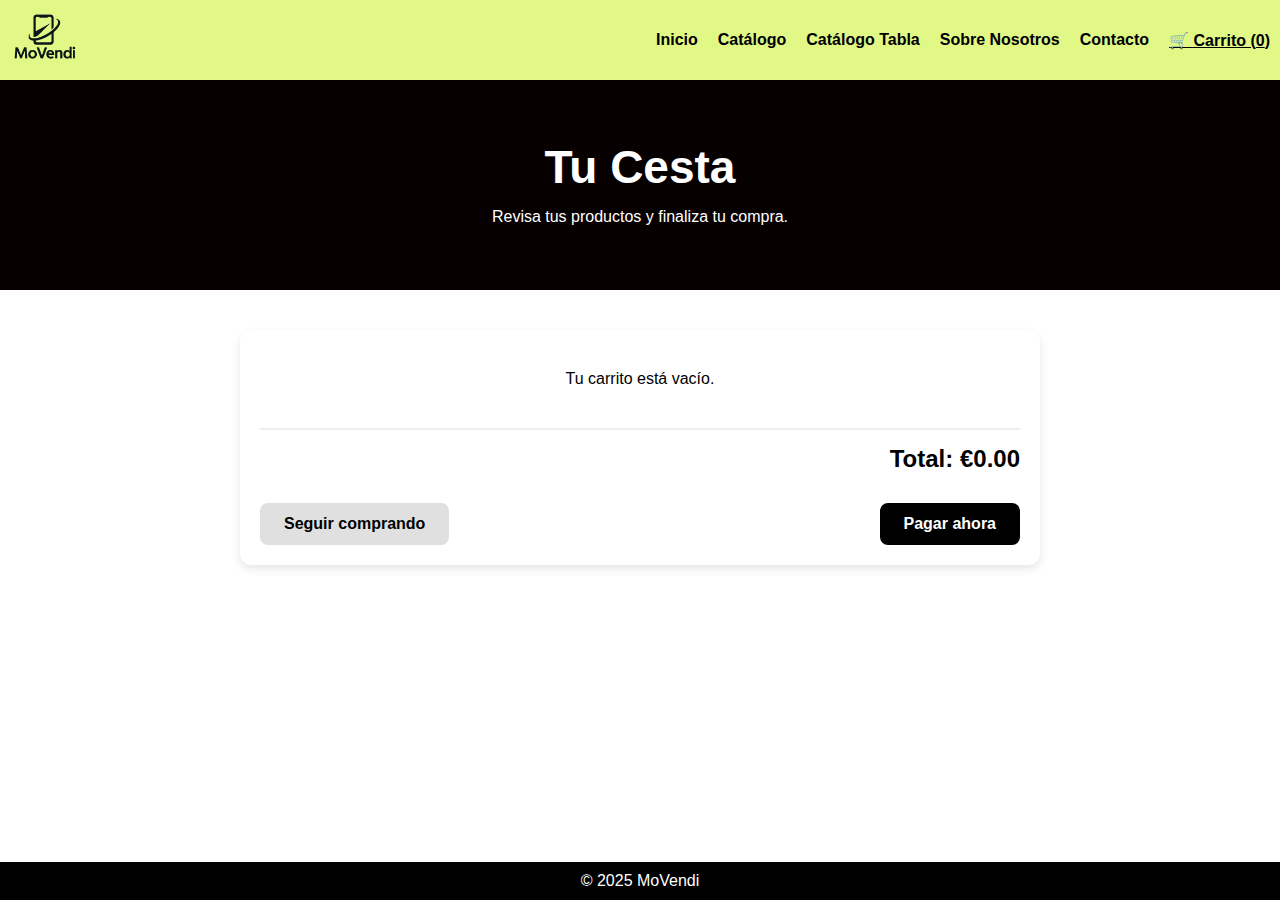
<file: subPaginas/carrito.html>
<!DOCTYPE html>
<html lang="es">
<head>
  <meta charset="UTF-8">
  <meta name="viewport" content="width=device-width, initial-scale=1.0">
  <title>Grupo 12 - Proyecto Web</title>
  <link rel="stylesheet" href="../Stiles/estiloSB.css">
  <link rel="stylesheet" href="../Stiles/estiloCarrito.css">

  <link rel="icon" type="image/x-icon" href="/img/logo.png">
</head>
<body>
  <header>
    <a href="../index.html"><img id="logo" src="../img/logo.png" alt="MoVendi"></a>
    <nav>
      <a href="/index.html">Inicio</a>
      <a href="/subPaginas/catalogo.html">Catálogo</a>
      <a href="/catalogo.html">Catálogo Tabla</a>
      <a href="/subPaginas/sobreNosotros.html">Sobre Nosotros</a>
      <a href="/subPaginas/contacto.html">Contacto</a>
      <a href="/subPaginas/carrito.html" style="text-decoration: underline;">🛒 Carrito (<span id="cart-count">0</span>)</a>
    </nav>
  </header>

  <main>
     <section class="portada sobre-portada">
        <div class="contenido-portada">
            <h1>Tu Cesta</h1>
            <p>Revisa tus productos y finaliza tu compra.</p>
        </div>
    </section>

    <div class="contenedor-carrito">
        <div id="lista-carrito">
            </div>

        <div class="resumen-total">
            Total: <span id="precio-total">€0.00</span>
        </div>

        <div class="acciones-carrito">
            <a href="catalogo.html" class="boton-carrito btn-seguir">Seguir comprando</a>
            <a href="#" class="boton-carrito btn-pagar" onclick="alert('¡Gracias por tu compra! Esto es solo una demo.')">Pagar ahora</a>
        </div>
    </div>
  </main>

  <footer>
    <p>© 2025 MoVendi</p>
  </footer>

  <script src="/subPaginas/Js/carrito.js"></script>
</body>
</html>
</file>
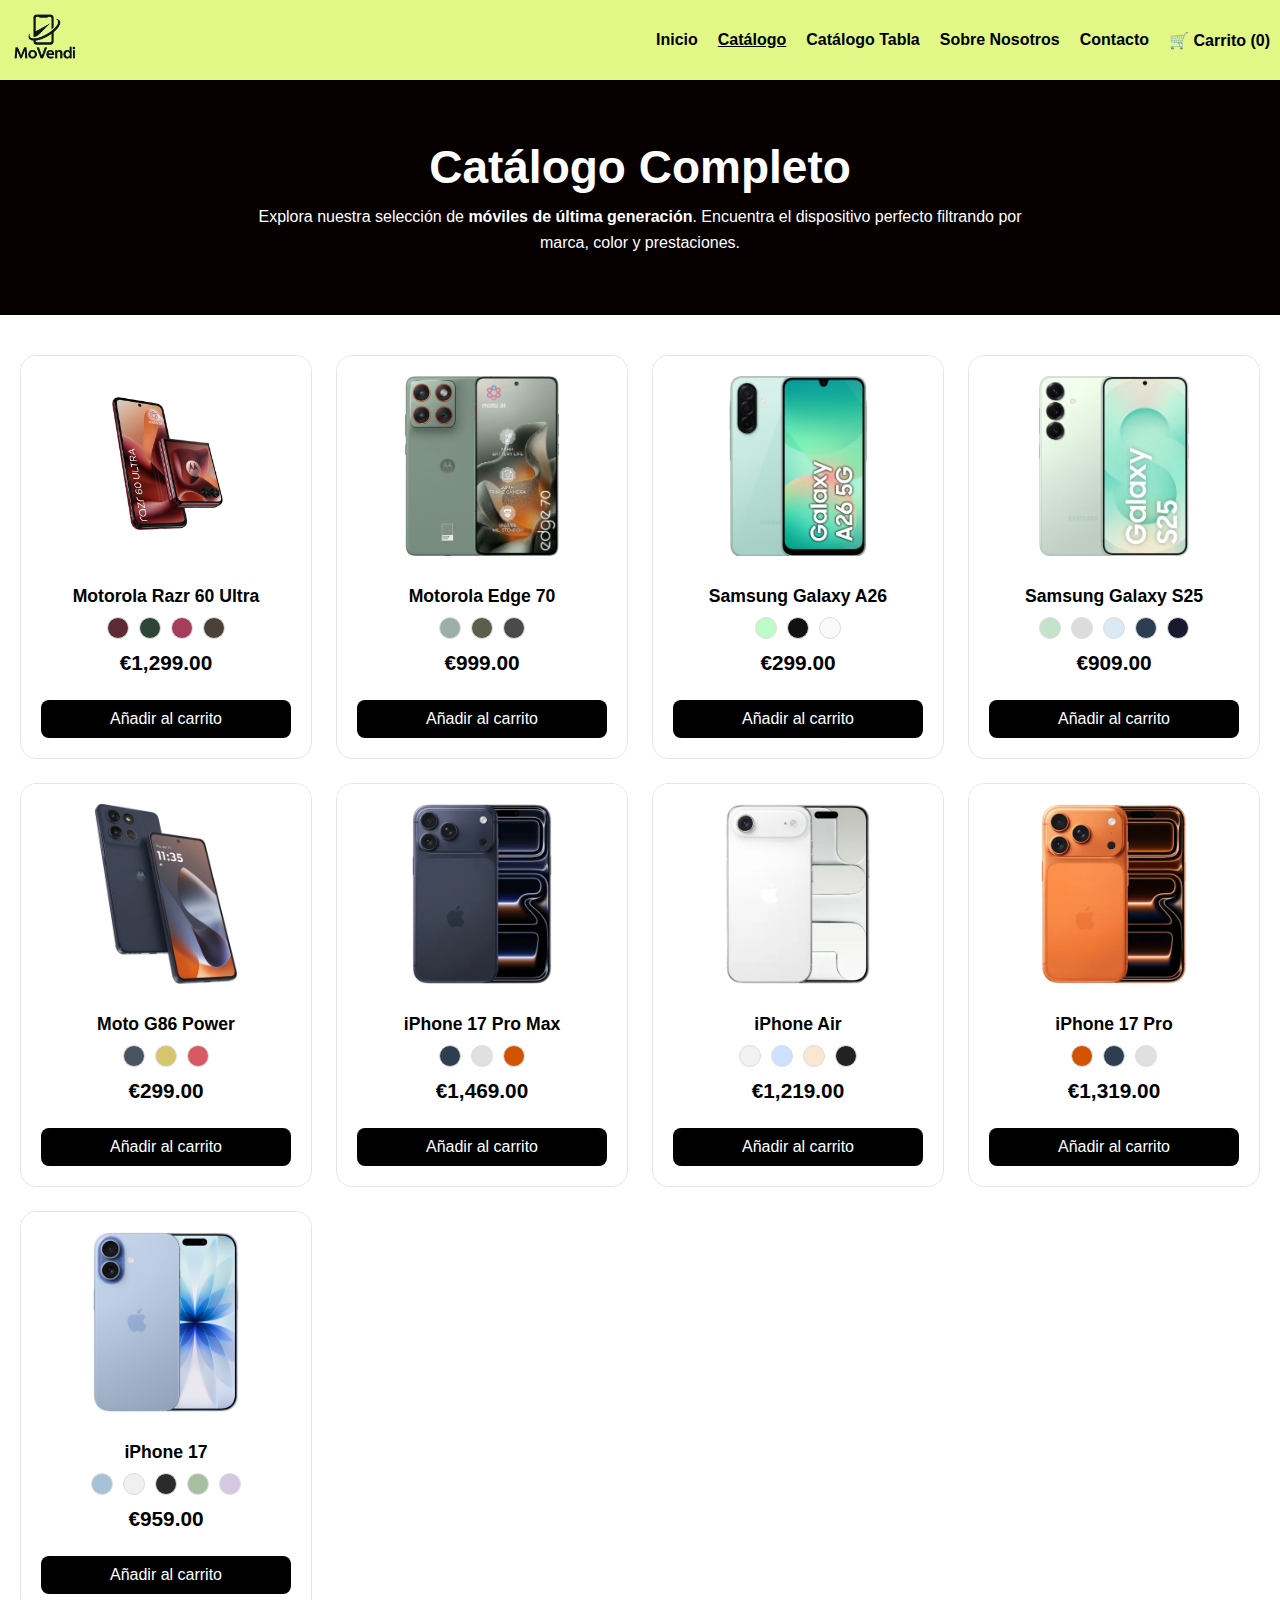
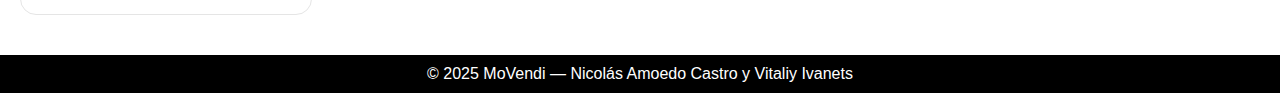
<file: subPaginas/catalogo.html>
<!DOCTYPE html>
<html lang="es">

<head>
  <meta charset="UTF-8">
  <meta name="viewport" content="width=device-width, initial-scale=1.0">
  <meta name="description" content="Proyecto HTML y CSS - Lenguajes de Marcas (1º DAM)">
  <title>Grupo 12 - Proyecto Web</title>
  <link rel="stylesheet" href="/Stiles/estiloSB.css">
  <link rel="icon" type="image/x-icon" href="/img/logo.png">
</head>
<body>
  <header>
    <a href="../index.html">
      <img id="logo" src="../img/logo.png" alt="MoVendi" />
    </a>
    <nav>
      <a href="/index.html">Inicio</a>
      <a href="/subPaginas/catalogo.html" style="text-decoration: underline;">Catálogo</a>
      <a href="/catalogo.html">Catálogo Tabla</a>
      <a href="/subPaginas/sobreNosotros.html">Sobre Nosotros</a>
      <a href="/subPaginas/contacto.html">Contacto</a>
      <a href="/subPaginas/carrito.html">🛒 Carrito (<span id="cart-count">0</span>)</a>
    </nav>
  </header>

  <main>
    <section class="portada sobre-portada">
      <div class="contenido-portada">
        <h1>Catálogo Completo</h1>
        <p>
          Explora nuestra selección de <strong>móviles de última generación</strong>. 
          Encuentra el dispositivo perfecto filtrando por marca, color y prestaciones.
        </p>
      </div>
    </section>
     <section class="productos">
              <div class="producto">
            <img class="imagen-producto" 
                 id="img-razr60" 
                 src="../img/razr-60-ultra-PANTONE-Rio-Red.avif" 
                 alt="Motorola Razr 60 Ultra">
            
            <div class="info-producto">
                <h3>Motorola Razr 60 Ultra</h3>
                
                <div class="colores">
                    <span class="color-btn" 
                          style="background-color: #5d2b36;" 
                          title="Rio Red" 
                          onclick="cambiarColor('img-razr60', '../img/razr-60-ultra-PANTONE-Rio-Red.avif')">
                    </span>

                    <span class="color-btn" 
                          style="background-color: #2f4538;" 
                          title="Scarab Green" 
                          onclick="cambiarColor('img-razr60', '../img/razr-60-ultra-PANTONE-Scarab-green.avif')">
                    </span>

                    <span class="color-btn" 
                          style="background-color: #a63d5b;" 
                          title="Cabaret" 
                          onclick="cambiarColor('img-razr60', '../img/razr-60-ultra-PANTONE-Cabaret.avif')">
                    </span>

                    <span class="color-btn" 
                          style="background-color: #4a4238;" 
                          title="Mountain Trail" 
                          onclick="cambiarColor('img-razr60', '../img/razr-60-ultra-PANTONE-Mountain-Trail.avif')">
                    </span>
                </div>

                <p class="precio">€1,299.00</p>
                <a class="boton" onclick="agregarAlCarrito('Motorola Razr 60 Ultra', '1299.00', '../img/razr-60-ultra-PANTONE-Rio-Red.avif')">Añadir al carrito</a>
            </div>
        </div>
      <div class="producto">
            <img class="imagen-producto" 
                 id="img-edge70" 
                 src="../img/Motorola_Edge_70_Lily_Pad.avif" 
                 alt="Motorola Edge 70">

            <div class="info-producto">
                <h3>Motorola Edge 70</h3>

                <div class="colores">
                    <span class="color-btn" 
                          style="background-color: #9caea9;" 
                          title="Lily Pad" 
                          onclick="cambiarColor('img-edge70', '../img/Motorola_Edge_70_Lily_Pad.avif')">
                    </span>

                    <span class="color-btn" 
                          style="background-color: #5c5e4b;" 
                          title="Bronze Green" 
                          onclick="cambiarColor('img-edge70', '../img/Motorola_Edge_70_Bronze_Green.avif')">
                    </span>

                    <span class="color-btn" 
                          style="background-color: #4a4a4a;" 
                          title="Gadget Gray" 
                          onclick="cambiarColor('img-edge70', '../img/Motorola_Edge_70_Gadget_Gray.avif')">
                    </span>
                </div>

                <p class="precio">€999.00</p>
                <a class="boton" onclick="agregarAlCarrito('Motorola Edge 70', '999.00', '../img/Motorola_Edge_70_Lily_Pad.avif')">Añadir al carrito</a>
            </div>
        </div>
              <div class="producto">
            <img class="imagen-producto" 
                 id="img-a26" 
                 src="../img/Samsung_Galaxy_A26_Mint.avif" 
                 alt="Samsung Galaxy A26">
            
            <div class="info-producto">
                <h3>Samsung Galaxy A26</h3>
                
                <div class="colores">
                    <span class="color-btn" 
                          style="background-color: #bdfcc9;" 
                          title="Mint" 
                          onclick="cambiarColor('img-a26', '../img/Samsung_Galaxy_A26_Mint.avif')">
                    </span>

                    <span class="color-btn" 
                          style="background-color: #111;" 
                          title="Black" 
                          onclick="cambiarColor('img-a26', '../img/Samsung_Galaxy_A26_Black.avif')">
                    </span>

                    <span class="color-btn" 
                          style="background-color: #f9f9f9;" 
                          title="White" 
                          onclick="cambiarColor('img-a26', '../img/Samsung_Galaxy_A26_White.avif')">
                    </span>
                </div>

                <p class="precio">€299.00</p>
                <a class="boton" onclick="agregarAlCarrito('Samsung Galaxy A26', '299.00', '../img/Samsung_Galaxy_A26_Mint.avif')">Añadir al carrito</a>
            </div>
        </div>
              <div class="producto">
            <img class="imagen-producto" 
                 id="img-s25" 
                 src="../img/Samsung_Galaxy_S25_Mint.avif" 
                 alt="Samsung Galaxy S25">
            
            <div class="info-producto">
                <h3>Samsung Galaxy S25</h3>
                
                <div class="colores">
                    <span class="color-btn" 
                          style="background-color: #c4e3cb;" 
                          title="Mint" 
                          onclick="cambiarColor('img-s25', '../img/Samsung_Galaxy_S25_Mint.avif')">
                    </span>

                    <span class="color-btn" 
                          style="background-color: #dcdcdc;" 
                          title="Silver Shadow" 
                          onclick="cambiarColor('img-s25', '../img/Samsung_Galaxy_S25_Silver_Shadow.avif')">
                    </span>

                    <span class="color-btn" 
                          style="background-color: #dbe9f5;" 
                          title="Icy Blue" 
                          onclick="cambiarColor('img-s25', '../img/Samsung_Galaxy_S25_Icyblue.avif')">
                    </span>

                    <span class="color-btn" 
                          style="background-color: #2c3e50;" 
                          title="Navy" 
                          onclick="cambiarColor('img-s25', '../img/Samsung_Galaxy_S25_Navy.avif')">
                    </span>

                    <span class="color-btn" 
                          style="background-color: #1a1a2e;" 
                          title="Blue Black" 
                          onclick="cambiarColor('img-s25', '../img/Samsung_Galaxy_S25_Blueblack.avif')">
                    </span>
                </div>

                <p class="precio">€909.00</p>
                <a class="boton" onclick="agregarAlCarrito('Samsung Galaxy S25', '909.00', '../img/Samsung_Galaxy_S25_Mint.avif')">Añadir al carrito</a>
            </div>
        </div>
              <div class="producto">
            <img class="imagen-producto" 
                 id="img-moto-g86" 
                 src="../img/Motorola_G86_Power_Spellbound.avif" 
                 alt="Motorola Moto G86 Power">
            
            <div class="info-producto">
                <h3>Moto G86 Power</h3>
                
                <div class="colores">
                    
                    <span class="color-btn" 
                          style="background-color: #485460;" 
                          title="Spellbound"
                          onclick="cambiarColor('img-moto-g86', '../img/Motorola_G86_Power_Spellbound.avif')">
                    </span>

                    <span class="color-btn" 
                          style="background-color: #d4c56e;" 
                          title="Golden Cypress"
                          onclick="cambiarColor('img-moto-g86', '../img/Motorola_G86_Power_Golden_Cypress.avif')">
                    </span>

                    <span class="color-btn" 
                          style="background-color: #d65a64;" 
                          title="Chrysanthemum"
                          onclick="cambiarColor('img-moto-g86', '../img/Motorola_G86_Power_Chrysanthemum.avif')">
                    </span>

                </div>

                <p class="precio">€299.00</p>
                <a class="boton" onclick="agregarAlCarrito('Motorola Moto G86 Power', '299.00', '../img/Motorola_G86_Power_Spellbound.avif')">Añadir al carrito</a>
            </div>
        </div>
        <div class="producto">
            <img class="imagen-producto" 
                 id="img-iphone17promax" 
                 src="../img/iPhone_17_Pro_Max_Deep_Blue_PDP_Image_Position_1__WWEN.webp" 
                 alt="iPhone 17 Pro Max">
            
            <div class="info-producto">
                <h3>iPhone 17 Pro Max</h3>
                
                <div class="colores">
                    <span class="color-btn" style="background-color: #2c3e50;" title="Deep Blue" onclick="cambiarColor('img-iphone17promax', '../img/iPhone_17_Pro_Max_Deep_Blue_PDP_Image_Position_1__WWEN.webp')"></span>
                    <span class="color-btn" style="background-color: #e0e0e0;" title="Silver" onclick="cambiarColor('img-iphone17promax', '../img/iPhone_17_Pro_Max_Silver_PDP_Image_Position_1__WWEN.webp')"></span>
                    <span class="color-btn" style="background-color: #d35400;" title="Cosmic Orange" onclick="cambiarColor('img-iphone17promax', '../img/iPhone_17_Pro_Max_Cosmic_Orange_PDP_Image_Position_1__WWEN.webp')"></span>
                </div>

                <p class="precio">€1,469.00</p>
                <a class="boton" onclick="agregarAlCarrito('iPhone 17', '959.00', '../img/iPhone_17_Mist_Blue.png')">Añadir al carrito</a>
            </div>
        </div>
              <div class="producto">
            <img class="imagen-producto" id="img-iphone-air" src="../img/iPhone_Air_Cloud_White_PDP_Image_Position_1__WWEN.webp" alt="iPhone Air">
            
            <div class="info-producto">
                <h3>iPhone Air</h3>
                
                <div class="colores">
                    <span class="color-btn" style="background-color: #f2f2f2;" title="Cloud White" onclick="cambiarColor('img-iphone-air', '../img/iPhone_Air_Cloud_White_PDP_Image_Position_1__WWEN.webp')"></span>
                    <span class="color-btn" style="background-color: #cce0ff;" title="Sky Blue" onclick="cambiarColor('img-iphone-air', '../img/iPhone_Air_Sky_Blue_PDP_Image_Position_1__WWEN.webp')"></span>
                    <span class="color-btn" style="background-color: #fae7d0;" title="Light Gold" onclick="cambiarColor('img-iphone-air', '../img/iPhone_Air_Light_Gold_PDP_Image_Position_1__WWEN.webp')"></span>
                    <span class="color-btn" style="background-color: #222;" title="Space Black" onclick="cambiarColor('img-iphone-air', '../img/iPhone_Air_Space_Black_PDP_Image_Position_1__WWEN.webp')"></span>
                </div>

                <p class="precio">€1,219.00</p>
                <a class="boton" onclick="agregarAlCarrito('iPhone Air', '1219.00', '../img/iPhone_Air_Cloud_White_PDP_Image_Position_1__WWEN.webp')">Añadir al carrito</a>
            </div>
        </div>
        <div class="producto">
            <img class="imagen-producto" 
                 id="img-iphone17pro" 
                 src="../img/iPhone_17_Pro_Cosmic_Orange_PDP_Image_Position_1__WWEN.webp" 
                 alt="iPhone 17 Pro">
            
            <div class="info-producto">
                <h3>iPhone 17 Pro</h3>
                
                <div class="colores">
                    <span class="color-btn" style="background-color: #d35400;" title="Cosmic Orange" onclick="cambiarColor('img-iphone17pro', '../img/iPhone_17_Pro_Cosmic_Orange_PDP_Image_Position_1__WWEN.webp')"></span>
                    <span class="color-btn" style="background-color: #2c3e50;" title="Deep Blue" onclick="cambiarColor('img-iphone17pro', '../img/iPhone_17_Pro_Deep_Blue_PDP_Image_Position_1__WWEN.webp')"></span>
                    <span class="color-btn" style="background-color: #e0e0e0;" title="Silver" onclick="cambiarColor('img-iphone17pro', '../img/iPhone_17_Pro_Silver_PDP_Image_Position_1__WWEN.webp')"></span>
                </div>

                <p class="precio">€1,319.00</p>
                <a class="boton" onclick="agregarAlCarrito('iPhone 17 Pro', '1319.00', '../img/iPhone_17_Pro_Cosmic_Orange_PDP_Image_Position_1__WWEN.webp')">Añadir al carrito</a>
            </div>
        </div>
        <div class="producto">
            <img class="imagen-producto" id="img-iphone17" src="../img/iPhone_17_Mist_Blue.png" alt="iPhone 17">
            
            <div class="info-producto">
                <h3>iPhone 17</h3>
                
                <div class="colores">
                    <span class="color-btn" style="background-color: #a7c1d6;" title="Mist Blue" onclick="cambiarColor('img-iphone17', '../img/iPhone_17_Mist_Blue.png')"></span>
                    <span class="color-btn" style="background-color: #f0f0f0;" title="White" onclick="cambiarColor('img-iphone17', '../img/iPhone_17_White.png')"></span>
                    <span class="color-btn" style="background-color: #2b2b2b;" title="Black" onclick="cambiarColor('img-iphone17', '../img/iPhone_17_Black.webp')"></span>
                    <span class="color-btn" style="background-color: #a6bfa1;" title="Sage" onclick="cambiarColor('img-iphone17', '../img/iPhone_17_Sage.png')"></span>
                    <span class="color-btn" style="background-color: #d6c8e3;" title="Lavender" onclick="cambiarColor('img-iphone17', '../img/iPhone_17_Lavender.webp')"></span>
                </div>

                <p class="precio">€959.00</p>
                <a class="boton" onclick="agregarAlCarrito('iPhone 17', '959.00', '../img/iPhone_17_Mist_Blue.png')">Añadir al carrito</a>
            </div>
        </div>

        </section>
</main>

<script>
    function cambiarColor(id, nuevaImagen) {
       
        let imagen = document.getElementById(id);
        
        imagen.src = nuevaImagen;
    }
</script>
  
  <footer>

    <p>© 2025 MoVendi — Nicolás Amoedo Castro y Vitaliy Ivanets</p>

  </footer>
</body>
<script src="/subPaginas/Js/carrito.js"></script>
</html>
</file>
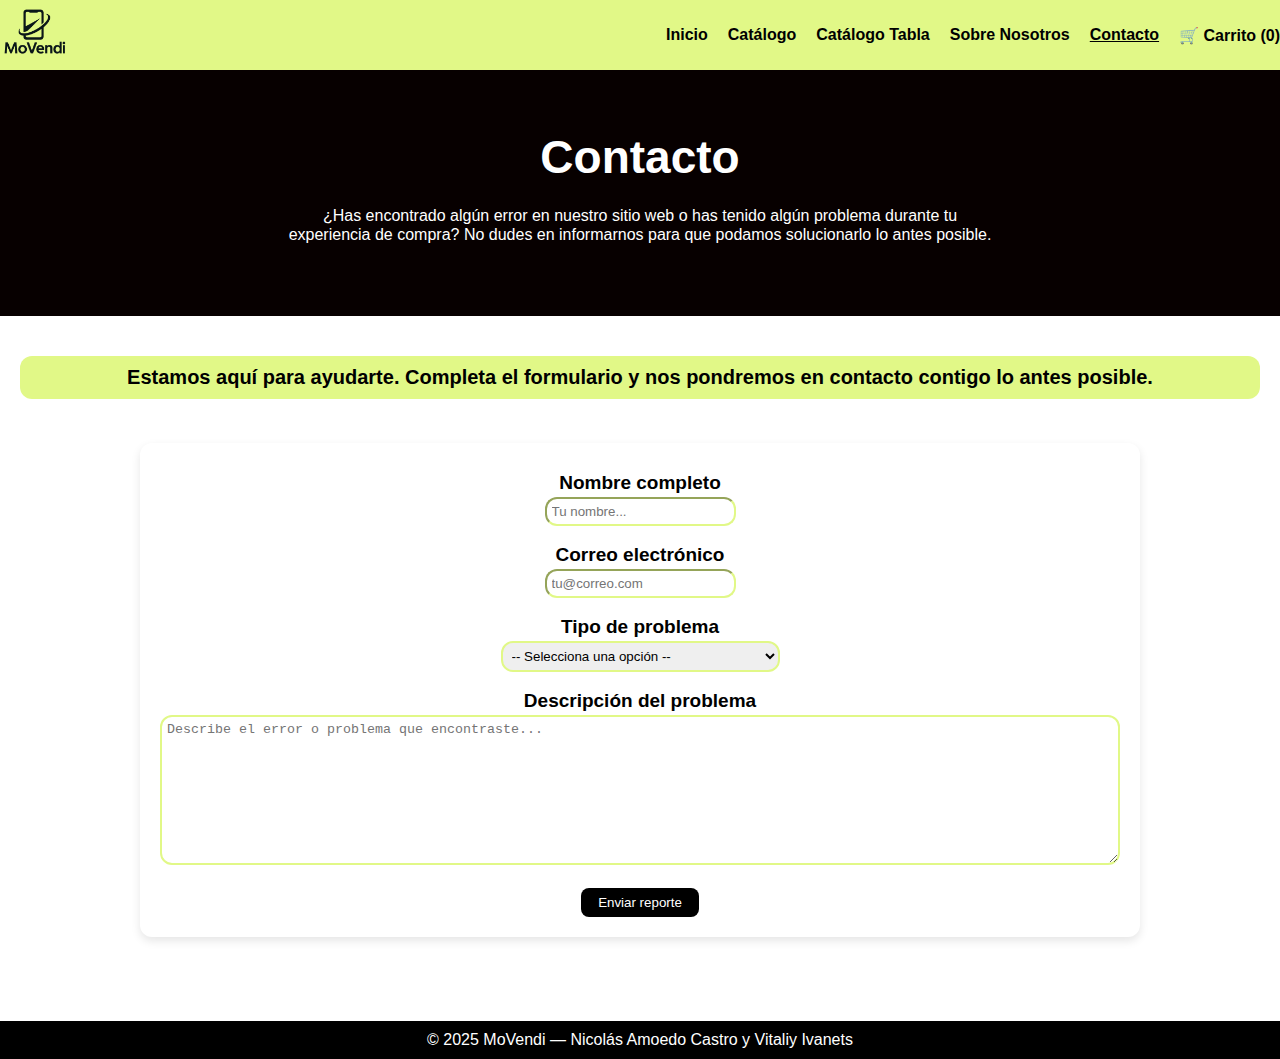
<file: subPaginas/contacto.html>
<!DOCTYPE html>
<html lang="es">

<head>
  <meta charset="UTF-8">
  <meta name="viewport" content="width=device-width, initial-scale=1.0">
  <meta name="description" content="Proyecto HTML y CSS - Lenguajes de Marcas (1º DAM)">
  <title>Grupo 12 - Proyecto Web</title>
  <link rel="stylesheet" href="/Stiles/estiloContact.css">
  <link rel="icon" type="image/x-icon" href="/img/logo.png">
</head>

<body>
  <header>
    <a href="../index.html">
      <img id="logo" src="../img/logo.png" alt="MoVendi" />
    </a>
    <nav>
      <a href="/index.html">Inicio</a>
      <a href="/subPaginas/catalogo.html">Catálogo</a>
      <a href="/catalogo.html">Catálogo Tabla</a>
      <a href="/subPaginas/sobreNosotros.html">Sobre Nosotros</a>
      <a href="/subPaginas/contacto.html" style="text-decoration: underline;">Contacto</a>
      <a href="/subPaginas/carrito.html">🛒 Carrito (<span id="cart-count">0</span>)</a>
    </nav>
  </header>

  <main>
     <section class="portada sobre-portada">
      <div class="contenido-portada">
        <h1>Contacto</h1>
        <p>
            ¿Has encontrado algún error en nuestro sitio web o has tenido algún problema durante tu experiencia de compra? No dudes en informarnos para que podamos solucionarlo lo antes posible.
        </p>
      </div>
    </section>
    <section class="seccion">
      <header class="encabezado-seccion">
        <p>Estamos aquí para ayudarte. Completa el formulario y nos pondremos en contacto contigo lo antes posible.</p>
      </header>
    <section class="seccion">
    <div class="formulario-contacto">
        <label for="nombre">Nombre completo</label>
        <input type="text" name="nombre" required placeholder="Tu nombre...">
            <label for="email">Correo electrónico</label>
            <input type="email" name="email" required placeholder="tu@correo.com">
            <label for="categoria">Tipo de problema</label>
            <select name="categoria" required>
                <option value="">-- Selecciona una opción --</option>
                <option value="error-sitio">Error en el sitio</option>
                <option value="problema-compra">Problemas durante el proceso de compra</option>
                <option value="envio-entrega">Problemas de envío o entrega</option>
                <option value="configuracion-activacion">Problemas de configuración o activación</option>
                <option value="problemas-garantia">Problemas con la garantía o soporte</option>
                <option value="otro">Otro</option>
            </select>
            <label for="descripcion">Descripción del problema</label>
            <textarea id="descripcion" name="descripcion" rows="6" required placeholder="Describe el error o problema que encontraste..."></textarea>

            <button class="boton" type="submit">Enviar reporte</button>
    </div>
    </section>
  </main>

  <footer>

    <p>© 2025 MoVendi — Nicolás Amoedo Castro y Vitaliy Ivanets</p>

  </footer>
</body>

</html>
</file>
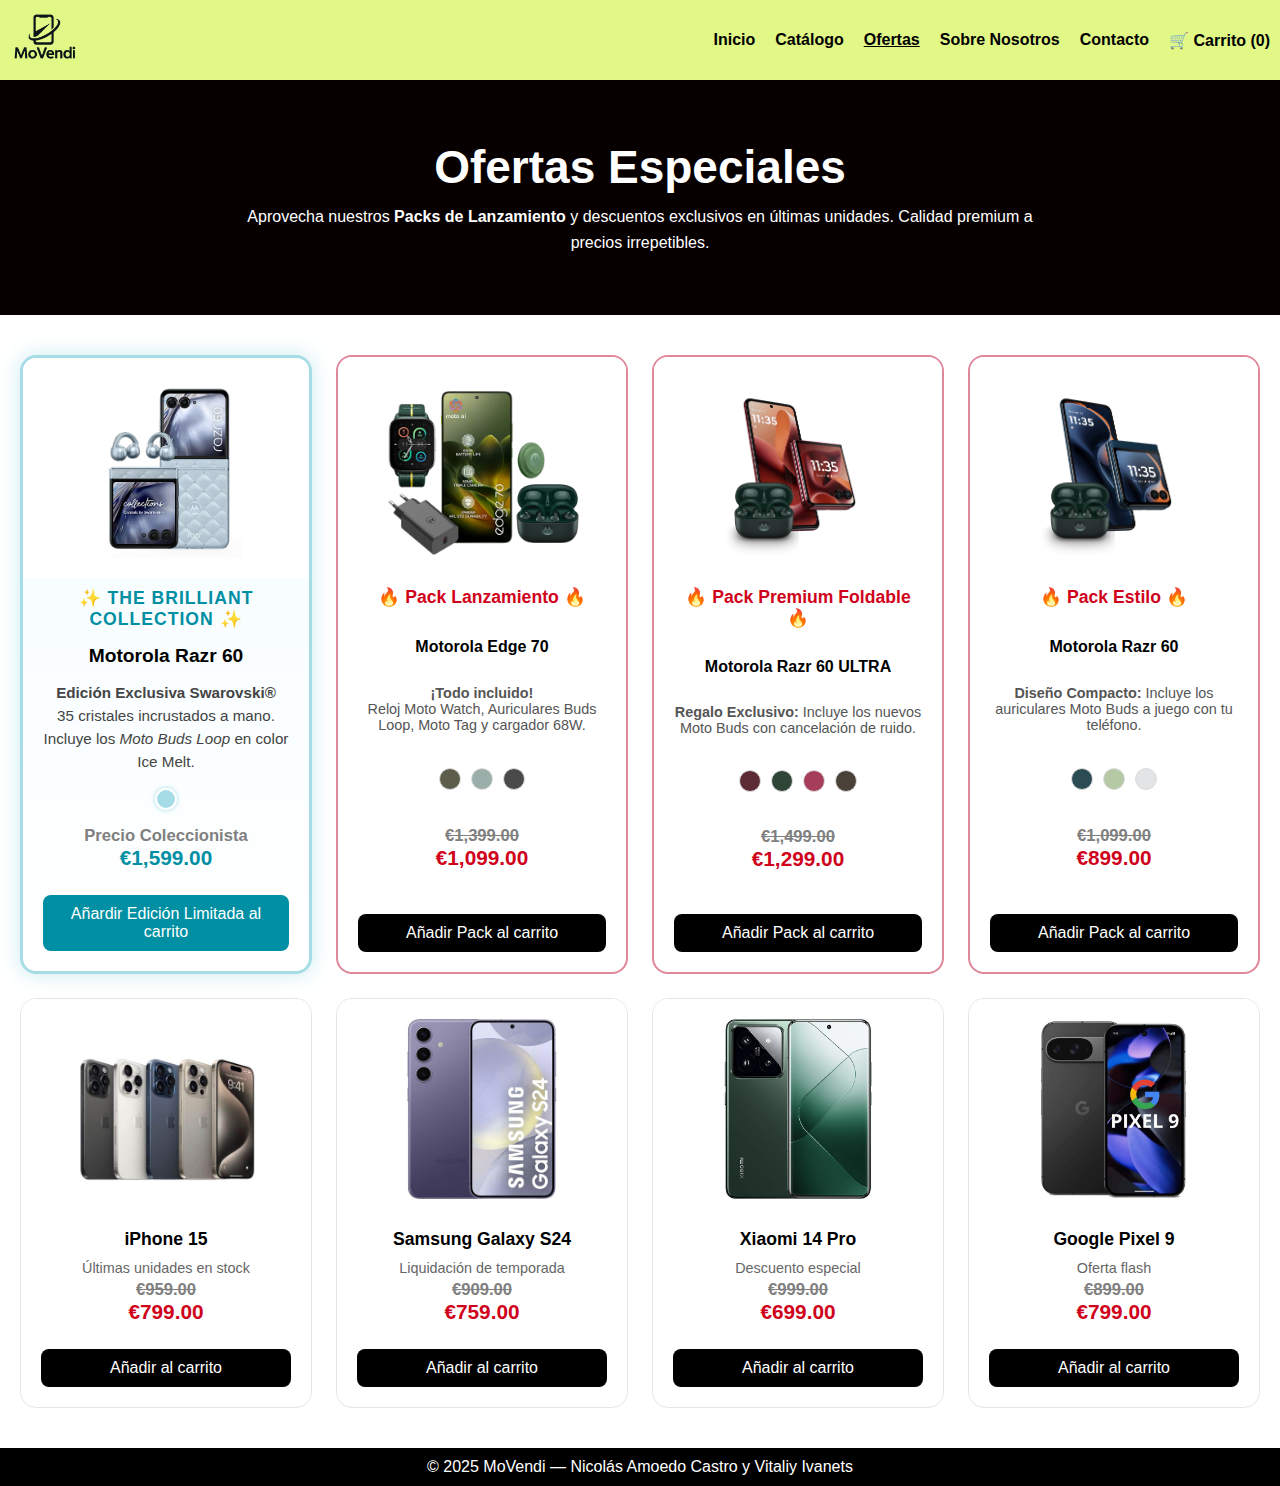
<file: subPaginas/ofertas.html>
<!DOCTYPE html>
<html lang="es">

<head>
  <meta charset="UTF-8">
  <meta name="viewport" content="width=device-width, initial-scale=1.0">
  <meta name="description" content="Proyecto HTML y CSS - Lenguajes de Marcas (1º DAM)">
  <title>Grupo 12 - Proyecto Web</title>
  <link rel="stylesheet" href="/Stiles/estiloSB.css">
  <link rel="icon" type="image/x-icon" href="/img/logo.png">
</head>

<body>
 <header>
    <a href="../index.html">
      <img id="logo" src="../img/logo.png" alt="MoVendi" />
    </a>
    <nav>
      <a href="/index.html">Inicio</a>
      <a href="/subPaginas/catalogo.html">Catálogo</a>
      <a href="/subPaginas/ofertas.html" style="text-decoration: underline;">Ofertas</a>
      <a href="/subPaginas/sobreNosotros.html">Sobre Nosotros</a>
      <a href="/subPaginas/contacto.html">Contacto</a>
      <a href="/subPaginas/carrito.html">🛒 Carrito (<span id="cart-count">0</span>)</a>
    </nav>
  </header>

  <main>
 <section class="portada sobre-portada">
      <div class="contenido-portada">
        <h1>Ofertas Especiales</h1>
        <p>
            Aprovecha nuestros <strong>Packs de Lanzamiento</strong> y descuentos exclusivos en últimas unidades. 
            Calidad premium a precios irrepetibles.
        </p>
      </div>
    </section>

    <section class="productos">
      
              <div class="producto" style="border: 3px solid #a6dce6; box-shadow: 0 0 20px rgba(166, 220, 230, 0.6); background: linear-gradient(to bottom, #f4fcff, #fff);">
            
            <img class="imagen-producto" 
                 id="img-swarovski" 
                 src="../img/2025_SWAROVSKI_BUNDLE_1KSP_kopier.webp" 
                 alt="Motorola Razr 60 Swarovski">
            
            <div class="info-producto">
                <h3 style="color: #008fa3; text-transform: uppercase; letter-spacing: 1px;">✨ The Brilliant Collection ✨</h3>
                <h4 style="margin: 5px 0 15px 0; font-size: 1.2rem;">Motorola Razr 60</h4>
                
                <p style="font-size: 0.95rem; color: #444; margin-bottom: 15px; line-height: 1.5;">
                    <strong>Edición Exclusiva Swarovski®</strong><br>
                    35 cristales incrustados a mano. Incluye los <em>Moto Buds Loop</em> en color Ice Melt.
                </p>

                <div class="colores">
                    <span class="color-btn" style="background-color: #a6dce6; border: 2px solid #fff; box-shadow: 0 0 5px #a6dce6;" title="Ice Melt" onclick=""></span>
                </div>
                
                <p class="precio">
                    <span style="font-size: 0.8em; color: grey;">Precio Coleccionista</span><br>
                    <span style="color: #008fa3;">€1,599.00</span>
                </p>
                
                <a class="boton" style="background-color: #008fa3;" onclick="agregarAlCarrito('Edición Limitada Swarovski', '1599.00', '../img/2025_SWAROVSKI_BUNDLE_1KSP_kopier.webp')">Añardir Edición Limitada al carrito</a>
            </div>
        </div>
                <div class="producto" style="border: 2px solid #e0879a;"> <img class="imagen-producto" 
                 id="img-bundle-edge70" 
                 src="../img/Motorola_Edge_70_Bronze_Green_Bundle.webp" 
                 alt="Pack Motorola Edge 70">
            
            <div class="info-producto">
                <h3 style="color: #d0021b;">🔥 Pack Lanzamiento 🔥</h3>
                <h4 style="margin: 0 0 10px 0;">Motorola Edge 70</h4>
                
                <p style="font-size: 0.9rem; color: #555; margin-bottom: 15px;">
                    <strong>¡Todo incluido!</strong><br> Reloj Moto Watch, Auriculares Buds Loop, Moto Tag y cargador 68W.
                </p>

                <div class="colores">
                    <span class="color-btn" style="background-color: #5c5e4b;" title="Bronze Green" 
                          onclick="cambiarColor('img-bundle-edge70', '../img/Motorola_Edge_70_Bronze_Green_Bundle.webp')"></span>
                    <span class="color-btn" style="background-color: #9caea9;" title="Lily Pad" 
                          onclick="cambiarColor('img-bundle-edge70', '../img/Motorola_Edge_70_Lily_Pad_Bundle.webp')"></span>
                    <span class="color-btn" style="background-color: #4a4a4a;" title="Gadget Gray" 
                          onclick="cambiarColor('img-bundle-edge70', '../img/Motorola_Edge_70_Gadget_Gray_Bundle.webp')"></span>
                </div>
                
                <p class="precio">
                    <span style="text-decoration: line-through; color: grey; font-size: 0.8em;">€1,399.00</span>
                    <br>
                    <span style="color: #d0021b;">€1,099.00</span>
                </p>
                
                <a class="boton" onclick="agregarAlCarrito('Pack Motorola Edge 70', '1099.00', '../img/Motorola_Edge_70_Bronze_Green_Bundle.webp')">Añadir Pack al carrito</a>
            </div>
        </div>
                <div class="producto" style="border: 2px solid #e0879a;">
            <img class="imagen-producto" 
                 id="img-bundle-razr60" 
                 src="../img/razr-60-ultra-PANTONE-Rio-Red-green-loops-bundle-product.avif" 
                 alt="Pack Razr 60 Ultra">
            
            <div class="info-producto">
                <h3 style="color: #d0021b;">🔥 Pack Premium Foldable 🔥</h3>
                <h4 style="margin: 0 0 10px 0;">Motorola Razr 60 ULTRA</h4>
                
                <p style="font-size: 0.9rem; color: #555; margin-bottom: 15px;">
                    <strong>Regalo Exclusivo:</strong> Incluye los nuevos Moto Buds con cancelación de ruido.
                </p>

                <div class="colores">
                    <span class="color-btn" style="background-color: #5d2b36;" title="Rio Red" 
                          onclick="cambiarColor('img-bundle-razr60', '../img/razr-60-ultra-PANTONE-Rio-Red-green-loops-bundle-product.avif')"></span>
                    <span class="color-btn" style="background-color: #2f4538;" title="Scarab Green" 
                          onclick="cambiarColor('img-bundle-razr60', '../img/razr-60-ultra-PANTONE-Scarab-green-loops-bundle-product.avif')"></span>
                    <span class="color-btn" style="background-color: #a63d5b;" title="Cabaret" 
                          onclick="cambiarColor('img-bundle-razr60', '../img/razr-60-ultra-PANTONE-Cabaret-green-loops-bundle-product.avif')"></span>
                    <span class="color-btn" style="background-color: #4a4238;" title="Mountain Trail" 
                          onclick="cambiarColor('img-bundle-razr60', '../img/razr-60-ultra-PANTONE-Mountain-Trail-green-loops-bundle-product.avif')"></span>
                </div>
                
                <p class="precio">
                    <span style="text-decoration: line-through; color: grey; font-size: 0.8em;">€1,499.00</span>
                    <br>
                    <span style="color: #d0021b;">€1,299.00</span>
                </p>
                
                <a class="boton" onclick="agregarAlCarrito('Pack Premium Foldable', '1299.00', '../img/razr-60-ultra-PANTONE-Rio-Red-green-loops-bundle-product.avif')">Añadir Pack al carrito</a>
            </div>
        </div>


                <div class="producto" style="border: 2px solid #e0879a;">
            <img class="imagen-producto" 
                 id="img-bundle-razr60-std" 
                 src="../img/razr-60-PANTONE-Gibraltar-Sea-green-loops-bundle-product.avif" 
                 alt="Pack Razr 60">
            
            <div class="info-producto">
                <h3 style="color: #d0021b;">🔥 Pack Estilo 🔥</h3>
                <h4 style="margin: 0 0 10px 0;">Motorola Razr 60</h4>
                
                <p style="font-size: 0.9rem; color: #555; margin-bottom: 15px;">
                    <strong>Diseño Compacto:</strong> Incluye los auriculares Moto Buds a juego con tu teléfono.
                </p>

                <div class="colores">
                    <span class="color-btn" style="background-color: #2c4c54;" title="Gibraltar Sea" 
                          onclick="cambiarColor('img-bundle-razr60-std', '../img/razr-60-PANTONE-Gibraltar-Sea-green-loops-bundle-product.avif')"></span>
                    <span class="color-btn" style="background-color: #b6c9a5;" title="Spring Bud" 
                          onclick="cambiarColor('img-bundle-razr60-std', '../img/razr-60-PANTONE-Spring-Bud-green-loops-bundle-product.avif')"></span>
                    <span class="color-btn" style="background-color: #e3e4e6;" title="Lightest Sky" 
                          onclick="cambiarColor('img-bundle-razr60-std', '../img/razr-60-PANTONE-Lightest-Sky-green-loops-bundle-product.avif')"></span>
                </div>
                
                <p class="precio">
                    <span style="text-decoration: line-through; color: grey; font-size: 0.8em;">€1,099.00</span>
                    <br>
                    <span style="color: #d0021b;">€899.00</span>
                </p>
                
                <a class="boton" onclick="agregarAlCarrito('Pack Estilo', '899.00', '../img/razr-60-PANTONE-Gibraltar-Sea-green-loops-bundle-product.avif')">Añadir Pack al carrito</a>
            </div>
        </div>

        <div class="producto">
            <img class="imagen-producto" src="../img/iphone15.jpg" alt="iPhone 15">
            <div class="info-producto">
                <h3>iPhone 15</h3>
                <p style="font-size: 0.9rem; color: #666;">Últimas unidades en stock</p>
                <p class="precio">
                    <span style="text-decoration: line-through; color: grey; font-size: 0.8em;">€959.00</span>
                    <br>
                    <span style="color: #d0021b;">€799.00</span>
                </p>
                <a class="boton" onclick="agregarAlCarrito('iPhone 15', '799.00', '../img/iphone15.jpg')">Añadir al carrito</a>
            </div>
        </div>

        <div class="producto">
            <img class="imagen-producto" src="../img/samsung-s24.jpg" alt="Samsung Galaxy S24">
            <div class="info-producto">
                <h3>Samsung Galaxy S24</h3>
                <p style="font-size: 0.9rem; color: #666;">Liquidación de temporada</p>
                <p class="precio">
                    <span style="text-decoration: line-through; color: grey; font-size: 0.8em;">€909.00</span>
                    <br>
                    <span style="color: #d0021b;">€759.00</span>
                </p>
                <a class="boton" onclick="agregarAlCarrito('Samsung Galaxy S24', '759.00', '../img/samsung-s24.jpg')">Añadir al carrito</a>
            </div>
        </div>

        <div class="producto">
            <img class="imagen-producto" src="../img/xiaomi14.jpg" alt="Xiaomi 14 Pro">
            <div class="info-producto">
                <h3>Xiaomi 14 Pro</h3>
                <p style="font-size: 0.9rem; color: #666;">Descuento especial</p>
                <p class="precio">
                    <span style="text-decoration: line-through; color: grey; font-size: 0.8em;">€999.00</span>
                    <br>
                    <span style="color: #d0021b;">€699.00</span>
                </p>
                <a class="boton" onclick="agregarAlCarrito('Xiaomi 14 Pro', '699.00', '../img/xiaomi14.jpg')">Añadir al carrito</a>
            </div>
        </div>

        <div class="producto">
            <img class="imagen-producto" src="../img/google-pixel9.jpg" alt="Google Pixel 9">
            <div class="info-producto">
                <h3>Google Pixel 9</h3>
                <p style="font-size: 0.9rem; color: #666;">Oferta flash</p>
                <p class="precio">
                    <span style="text-decoration: line-through; color: grey; font-size: 0.8em;">€899.00</span>
                    <br>
                    <span style="color: #d0021b;">€799.00</span>
                </p>
                <a class="boton" onclick="agregarAlCarrito('Google Pixel 9', '799.00', '../img/google-pixel9.jpg')">Añadir al carrito</a>
            </div>
        </div>

    </section>
  </main>

  <footer>

    <p>© 2025 MoVendi — Nicolás Amoedo Castro y Vitaliy Ivanets</p>

  </footer>
</body>
<script src="/subPaginas/Js/carrito.js"></script>
  <script>
    function cambiarColor(idImagen, nuevaImagen) {
        document.getElementById(idImagen).src = nuevaImagen;
    }
  </script>
</html>
</file>
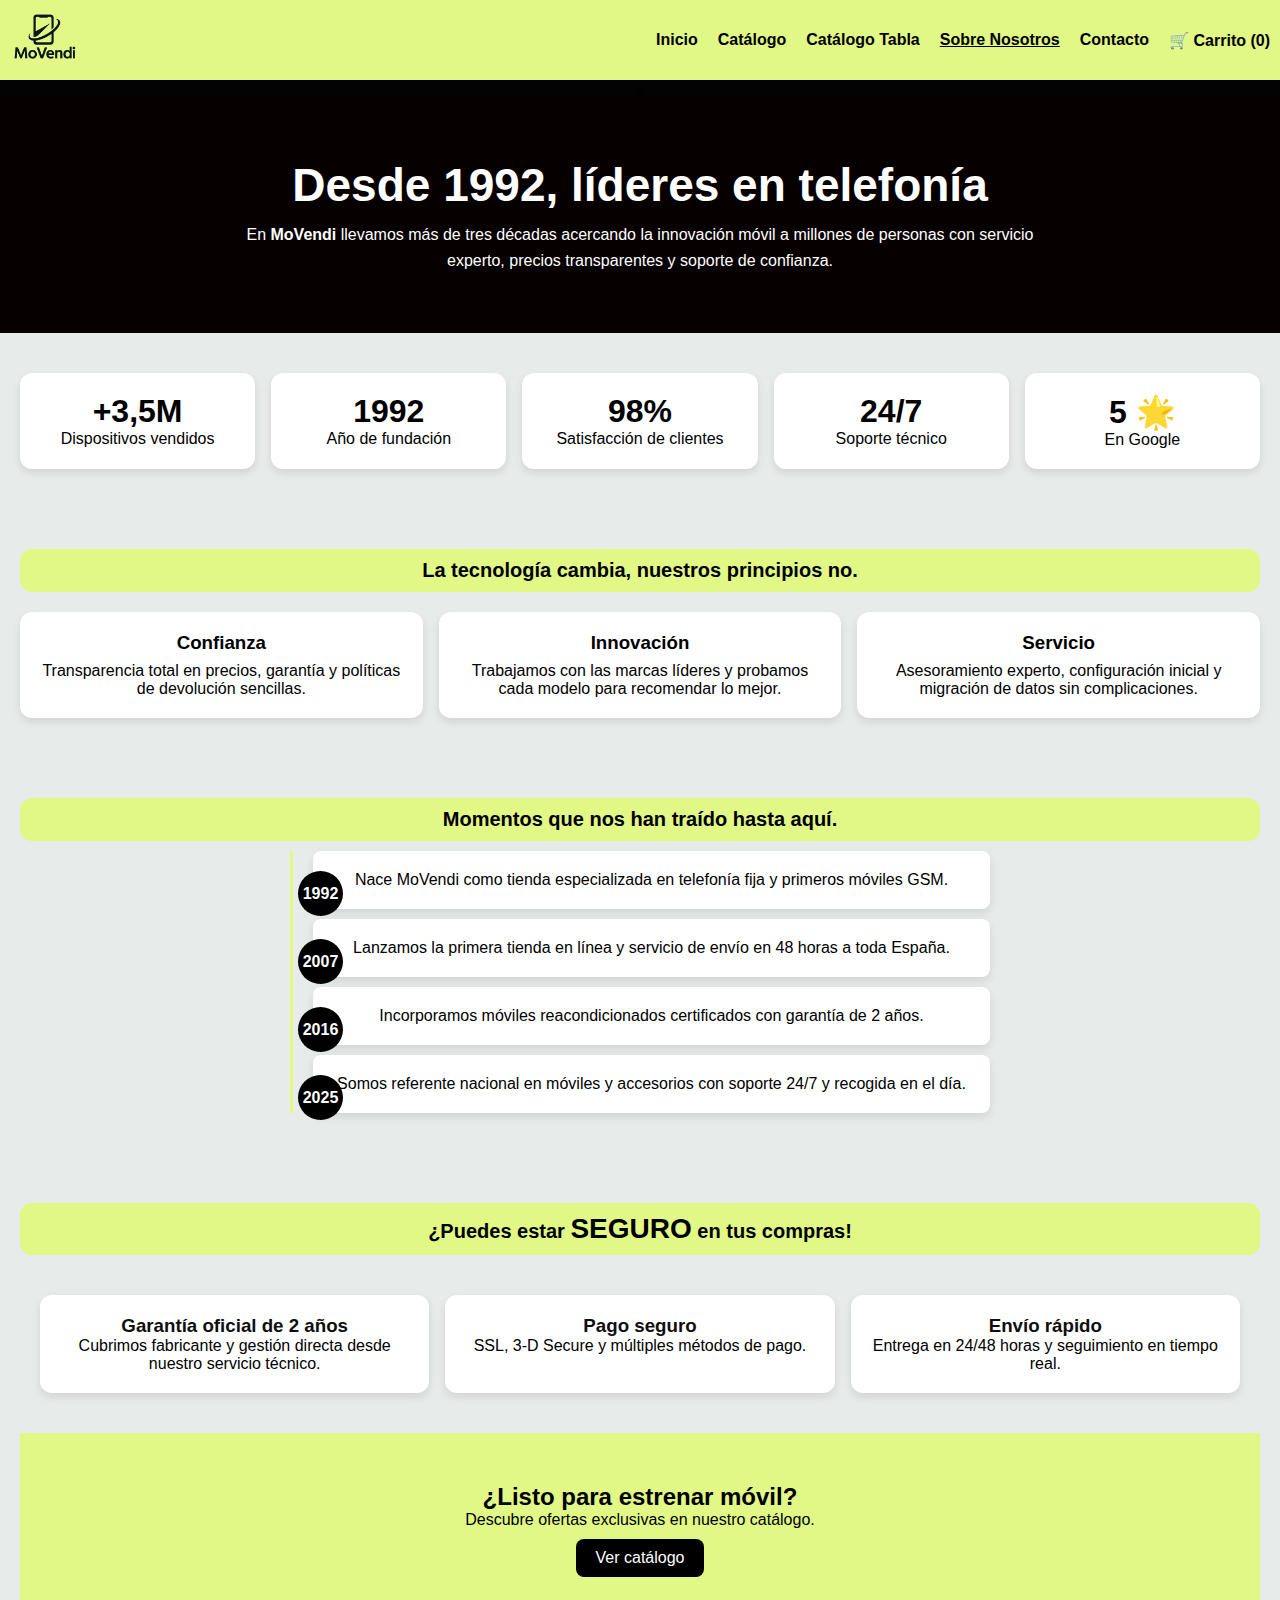
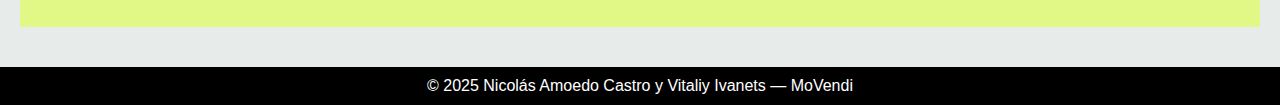
<file: subPaginas/sobreNosotros.html>
<!DOCTYPE html>
<html lang="es">
<head>
  <meta charset="UTF-8" />
  <meta name="viewport" content="width=device-width, initial-scale=1.0" />
  <meta name="description" content="Sobre nosotros — MoVendi, líderes en telefonía desde 1992" />
  <title>Sobre nosotros — MoVendi</title>
  <link rel="stylesheet" href="/Stiles/estiloSB.css" />
  <link rel="icon" type="image/x-icon" href="/img/logo.png">
</head>

<body>
  <header>
    <a href="../index.html">
      <img id="logo" src="../img/logo.png" alt="MoVendi" />
    </a>
    <nav>
      <a href="/index.html">Inicio</a>
      <a href="/subPaginas/catalogo.html">Catálogo</a>
      <a href="/catalogo.html">Catálogo Tabla</a>
      <a href="/subPaginas/sobreNosotros.html" style="text-decoration: underline;">Sobre Nosotros</a>
      <a href="/subPaginas/contacto.html">Contacto</a>
      <a href="/subPaginas/carrito.html">🛒 Carrito (<span id="cart-count">0</span>)</a>
    </nav>
  </header>

  <main>s
    <section class="portada sobre-portada">
      <div class="contenido-portada">
        <h1>Desde 1992, líderes en telefonía</h1>
        <p>
          En <strong>MoVendi</strong> llevamos más de tres décadas acercando la innovación móvil a millones de personas con servicio experto, precios transparentes y soporte de confianza.
        </p>
      </div>
    </section>

    <section class="estadisticas">
      <article>
        <h3>+3,5M</h3>
        <p>Dispositivos vendidos</p>
      </article>
      <article>
        <h3>1992</h3>
        <p>Año de fundación</p>
      </article>
      <article>
        <h3>98%</h3>
        <p>Satisfacción de clientes</p>
      </article>
      <article>
        <h3>24/7</h3>
        <p>Soporte técnico</p>
      </article>
      <article class="estrellas"> 
        <h3>5 🌟</h3>
        <p>En Google</p>
      </article>
    </section>

    <section class="seccion">
      <header class="encabezado-seccion">
        <p>La tecnología cambia, nuestros principios no.</p>
      </header>
      <div class="rejilla-3">
        <article class="tarjeta">
          <h3>Confianza</h3>
          <p>Transparencia total en precios, garantía y políticas de devolución sencillas.</p>
        </article>
        <article class="tarjeta">
          <h3>Innovación</h3>
          <p>Trabajamos con las marcas líderes y probamos cada modelo para recomendar lo mejor.</p>
        </article>
        <article class="tarjeta">
          <h3>Servicio</h3>
          <p>Asesoramiento experto, configuración inicial y migración de datos sin complicaciones.</p>
        </article>
      </div>
    </section>

    <section class="seccion">
      <header class="encabezado-seccion">
        <p>Momentos que nos han traído hasta aquí.</p>
      </header>

      <ol class="linea-tiempo">
        <li>
          <span class="etiqueta-tiempo">1992</span>
          Nace MoVendi como tienda especializada en telefonía fija y primeros móviles GSM.
        </li>
        <li>
          <span class="etiqueta-tiempo">2007</span>
          Lanzamos la primera tienda en línea y servicio de envío en 48 horas a toda España.
        </li>
        <li>
          <span class="etiqueta-tiempo">2016</span>
          Incorporamos móviles reacondicionados certificados con garantía de 2 años.
        </li>
        <li>
          <span class="etiqueta-tiempo">2025</span>
          Somos referente nacional en móviles y accesorios con soporte 24/7 y recogida en el día.
        </li>
      </ol>
    </section>
<section class="seccion">
      <header class="encabezado-seccion">
        <p>¿Puedes estar <span class="resaltado">seguro</span> en tus compras!</p>
      </header>
    <section class="confianza">
      <div class="tarjeta-confianza">
        <h3>Garantía oficial de 2 años</h3>
        <p>Cubrimos fabricante y gestión directa desde nuestro servicio técnico.</p>
      </div>
      <div class="tarjeta-confianza">
        <h3>Pago seguro</h3>
        <p>SSL, 3-D Secure y múltiples métodos de pago.</p>
      </div>
      <div class="tarjeta-confianza">
        <h3>Envío rápido</h3>
        <p>Entrega en 24/48 horas y seguimiento en tiempo real.</p>
      </div>
    </section>

    <section class="llamada-accion">
      <div class="contenido-accion">
        <h2>¿Listo para estrenar móvil?</h2>
        <p>Descubre ofertas exclusivas en nuestro catálogo.</p>
        <a class="boton principal" href="../index.html#catalogo">Ver catálogo</a>
      </div>
    </section>
  </main>

  <footer>
    <p>© 2025 Nicolás Amoedo Castro y Vitaliy Ivanets — MoVendi</p>
  </footer>
</body>
</html>
</file>
<file: Stiles/styles.css>
* {
  box-sizing: border-box;
  margin: 0;
  padding: 0;
}

body {
  font-family: Arial, Helvetica, sans-serif;
  display: flex;
  flex-direction: column;
  min-height: 100vh; 
  background-color: #9eadac;
}

header {
  display: flex;
  align-items: center;
  justify-content: space-between;
  background-color: #f33c3c;
  color: white;
}

nav {
  display: flex;
  gap: 20px;
}

nav a {
  color: white;
  text-decoration: none;
  font-weight: bold;
}

nav a:hover {
  color: #00bfff;
}

main {
  flex: 1; 
  padding: 20px;
  text-align: center;
}

footer {
  background-color: #000000;
  color: white;
  text-align: center;
  padding: 10px 0;
}

#logo {
  width: 70px;       
  height: auto;       
  margin-right: 20px; 
  vertical-align: middle;
}

.producto {
  border: 1px solid #ccc;
  border-radius: 5px;
  padding: 10px;
  margin: 30px auto;
  width: 200px;
  text-align: center;
  background-color: white;
  box-shadow: 0 2px 5px rgba(0, 0, 0, 0.1);
  
}

.boton{
   display: inline-block;
  background: #000;
  color: white;
  padding: 7px 17px;
  border-radius: 8px;
  text-decoration: none;
  margin-top: 10px;
}

.boton:hover {
  background: #222;
}

.precio {
  font-size: 1.2em;
  color: #f33c3c;
  margin-top: 10px;
  font-weight: bold;
}

.imagen-producto {
  width: 100%;
  height: auto;
  border-bottom: 1px solid #ccc;
  margin-bottom: 10px;
}

.productos{
  display: grid;
  grid-template-columns: repeat(auto-fit, minmax(200px, 1fr));
  gap: 20px;
  justify-items: center;
  height: auto;
}

.seccion {
  padding: 40px 20px;
  text-align: center;
  background-color: #e7ebea;
  height: auto;
  margin-bottom: 0px;
}

.portada.sobre-portada {
  background-color: #f33c3c;
  color: white;
  padding: 60px 20px;
  text-align: center;
}

.contenido-portada h1 {
  font-size: clamp(28px, 4vw, 46px);
  margin-bottom: 10px;
}

.contenido-portada p {
  max-width: 800px;
  margin: 0 auto;
  line-height: 1.6;
}
.encabezado-seccion h2 {
  color: #f33c3c;
  margin-bottom: 10px;
}
</file>
<file: Stiles/estiloCatalogo.css>
* {
  box-sizing: border-box;
  margin: 0;
  padding: 0;
}

body {
  font-family: Arial, Helvetica, sans-serif;
  display: flex;
  flex-direction: column;
  min-height: 100vh;
  background-color: #f4f4f4; 
  color: #000;
}


header {
  display: flex;
  align-items: center;
  justify-content: space-between;
  background-color: #e1f887;
  padding: 5px 20px;
}

#logo {
  width: 70px;
  height: auto;
}

nav {
  display: flex;
  gap: 20px;
}

nav a {
  color: #000;
  text-decoration: none;
  font-weight: bold;
}

nav a:hover {
  text-decoration: underline;
}


h1 {
  background-color: #070000; 
  color: white;
  padding: 60px 20px;
  text-align: center;
  font-size: clamp(28px, 4vw, 46px);
  text-transform: uppercase;
}


h1 + p, 
h1 + p + p {
  background: white;
  border-left: 5px solid #e1f887; 
  padding: 15px;
  margin: 10px auto;
  max-width: 600px;
  text-align: center;
  font-weight: bold;
  box-shadow: 0 4px 8px rgba(0, 0, 0, 0.1);
  border-radius: 4px;
}


table {
  width: 95%;
  max-width: 1100px;
  margin: 40px auto;
  border-collapse: collapse;
  background-color: white;
  border-radius: 12px;
  overflow: hidden; 
  box-shadow: 0 10px 25px rgba(0, 0, 0, 0.1);
}

th {
  background-color: #000;
  color: #e1f887; 
  padding: 18px;
  text-align: left;
  text-transform: uppercase;
  font-size: 0.9rem;
  letter-spacing: 1px;
}

td {
  padding: 15px;
  border-bottom: 1px solid #eee;
  color: #333;
}


.destacado {
  background-color: rgba(225, 248, 135, 0.1); 
  transition: background 0.3s ease;
}

.destacado td {
  font-weight: bold;
}


.normal td {
  color: #666;
}

tr:hover {
  background-color: #f0f0f0; 
}


.caro, .barato {
  padding: 6px 12px;
  border-radius: 20px;
  font-weight: bold;
  display: inline-block;
  font-size: 0.85rem;
}

.caro {
  background-color: #000;
  color: #ffffff;
}

.barato {
  background-color: #e1f887;
  color: #000;
}

footer {
  background-color: #000000;
  color: white;
  text-align: center;
  padding: 20px 0;
  margin-top: auto; 
}

@media (max-width: 768px) {
  table {
    display: block;
    overflow-x: auto;
    white-space: nowrap;
  }
}
</file>
<file: Stiles/estiloSB.css>
* {
  box-sizing: border-box;
  margin: 0;
  padding: 0;
}

body {
  font-family: Arial, Helvetica, sans-serif;
  display: flex;
  flex-direction: column;
  min-height: 100vh;
  background-color: #030303;
}

header {
  display: flex;
  align-items: center;
  justify-content: space-between;
  background-color: #e1f887;
  color: white;
  margin: 0px;
  padding: 5px 10px;
}

#logo {
  width: 70px;
  height: auto;
  margin-right: 20px;
  display: block;
  vertical-align: middle;
}

nav {
  display: flex;
  gap: 20px;
}

nav a,
nav a:visited {
  color: rgb(0, 0, 0);
  text-decoration: none;
  font-weight: bold;
}

nav a:hover {
  color: #000000;
  text-decoration: underline;
}

main {
  flex: 1;
  text-align: center;
}

footer {
  background-color: #000000;
  color: white;
  text-align: center;
  padding: 10px 0;
}

.portada.sobre-portada {
  background-color: #070000;
  color: white;
  padding: 60px 20px;
  text-align: center;
}

.contenido-portada h1 {
  font-size: clamp(28px, 4vw, 46px);
  margin-bottom: 10px;
}

.contenido-portada p {
  max-width: 800px;
  margin: 0 auto;
  line-height: 1.6;
}

.estadisticas {
  display: grid;
  grid-template-columns: repeat(auto-fit, minmax(200px, 1fr));
  gap: 16px;
  padding: 40px 20px;
  background-color: white;
}

.estadisticas article {
  background: white;
  border-radius: 12px;
  padding: 20px;
  box-shadow: 0 4px 8px rgba(0, 0, 0, 0.1);
}

.estadisticas h3 {
  font-size: 2rem;
  color: #000000;
}

.seccion {
  padding: 40px 20px;
  text-align: center;
  background-color: #e7ebea;
}

.encabezado-seccion h2 {
  color: #000000;
  margin-bottom: 10px;
}

.rejilla-3 {
  display: grid;
  grid-template-columns: repeat(auto-fit, minmax(250px, 1fr));
  gap: 16px;
  margin-top: 20px;
}

.tarjeta {
  background: white;
  border-radius: 12px;
  padding: 20px;
  box-shadow: 0 4px 8px rgba(0, 0, 0, 0.1);
}

.tarjeta h3 {
  color: #000000;
  margin-bottom: 8px;
}

.linea-tiempo {
  list-style: none;
  margin: 0 auto;
  padding: 0;
  max-width: 700px;
  border-left: 3px solid #e1f887;
}

.linea-tiempo li {
  padding: 20px;
  position: relative;
  background: white;
  border-radius: 8px;
  margin: 10px 0 10px 20px;
  box-shadow: 0 4px 10px rgba(0, 0, 0, 0.1);
}

.etiqueta-tiempo {
  position: absolute;
  left: -15px;
  top: 20px;
  background: #000000;
  color: white;
  font-weight: bold;
  border-radius: 50%;
  width: 45px;
  height: 45px;
  display: grid;
  place-items: center;
}

.confianza {
  background: #e7ebea;
  display: grid;
  grid-template-columns: repeat(auto-fit, minmax(250px, 1fr));
  gap: 16px;
  padding: 40px 20px;
}

.tarjeta-confianza {
  background: white;
  border-radius: 12px;
  padding: 20px;
  box-shadow: 0 4px 10px rgba(0, 0, 0, 0.1);
}

.tarjeta-confianza h3 {
  color: #0e0e0e;
}

.llamada-accion {
  background-color: #e1f887;
  color: rgb(0, 0, 0);
  text-align: center;
  padding: 50px 20px;
}

.boton {
  display: inline-block;
  background: #000;
  color: white;
  padding: 10px 20px;
  border-radius: 8px;
  text-decoration: none;
  margin-top: 10px;
}

.boton.principal:hover {
  background: #222;
}

.formulario-contacto {
  max-width: 1000px;
  margin: 4px auto;
  text-align: center;
  background: white;
  padding: 20px;
  border-radius: 12px;
  box-shadow: 0 4px 10px rgba(0, 0, 0, 0.1);
}

.formulario-contacto label {
  display:block;
  margin-bottom: 3px;
  font-weight: bold;
  text-align: center;
}
#descripcion {
  height: 150px;
  width: 100%;
}

.boton:hover {
  background: #222;
}

.encabezado-seccion {
  justify-content:center; 
  padding: 10px;
  border-radius: 12px;
  color: black;
  font-weight: bold;
  font-size: 20px;

}

.resaltado {
    font-weight: bold;      
    font-size: 1.4em;      
    text-transform: uppercase;
}

.estadisticas{
  background-color: #e7ebea;
}

.productos {
   display: grid;
  grid-template-columns: repeat(4, 1fr); 
  gap: 24px;
  padding: 40px 20px;
  width: 100%;
  max-width: none;
  margin: 0;
  background-color: white;
  
}

.producto {
 background-color: white;
  color: black;
  border: 1px solid #e5e5e5;
  border-radius: 16px;
  overflow: hidden;
  transition: transform 0.2s ease, box-shadow 0.2s ease;
  display: flex;
  flex-direction: column;
  text-align: center;
}


.producto:hover {
  transform: translateY(-5px);
  box-shadow: 0 10px 25px rgba(0, 0, 0, 0.15); 
  border-color: #000;
}

.imagen-producto {
  width: 100%;
  height: 220px;
  object-fit: contain;
  padding: 20px;
  background-color: #fff; 
  transition: opacity 0.3s ease; 
}


.info-producto {
  padding: 0 20px 20px 20px; 
  text-align: center;
  flex-grow: 1;
  display: flex;
  flex-direction: column;
  justify-content: space-between;
}

.info-producto h3 {
  font-size: 1.1rem;
  margin: 10px 0;
  color: #000;
}


.colores {
  display: flex;
  justify-content: center;
  gap: 10px;
  margin-bottom: 12px;
}


.color-btn {
  width: 22px;
  height: 22px;
  border-radius: 50%;
  border: 1px solid #ddd;
  cursor: pointer;
  transition: transform 0.2s, border-color 0.2s;
}

.color-btn:hover {
  transform: scale(1.2);
  border-color: #000;
}

.color-btn:active {
  transform: scale(0.9);
}

.precio {
  font-size: 1.3rem;
  font-weight: bold;
  color: #000;
  margin-bottom: 15px;
}

@media (max-width: 1200px) {
  .productos { grid-template-columns: repeat(3, 1fr); }
}

@media (max-width: 900px) {
  .productos { grid-template-columns: repeat(2, 1fr); }
}

@media (max-width: 600px) {
  .productos { grid-template-columns: 1fr; }
}
</file>
<file: Stiles/estiloCarrito.css>
body {
    background-color: #ffffff !important;
    color: black;
}

.contenedor-carrito {
    max-width: 800px;
    margin: 40px auto;
    background: white;
    padding: 20px;
    border-radius: 12px;
    box-shadow: 0 4px 10px rgba(0,0,0,0.1);
    color: black;
    margin-bottom: 60px;
}

.item-carrito {
    display: flex;
    align-items: center;
    border-bottom: 1px solid #eee;
    padding: 15px 0;
}

.img-carrito {
    width: 80px;
    height: 80px;
    object-fit: contain;
    margin-right: 20px;
}

.info-item {
    flex-grow: 1;
    text-align: left;
}

.btn-eliminar {
    background: none;
    border: none;
    cursor: pointer;
    font-size: 1.5rem;
    transition: transform 0.2s;
}
.btn-eliminar:hover {
    transform: scale(1.2);
}

.resumen-total {
    text-align: right;
    margin-top: 20px;
    font-size: 1.5rem;
    font-weight: bold;
    border-top: 2px solid #eee;
    padding-top: 15px;
}

.acciones-carrito {
    display: flex;
    justify-content: space-between;
    margin-top: 30px;
    gap: 10px;
}

.boton-carrito {
    display: inline-block;
    padding: 12px 24px;
    border-radius: 8px;
    text-decoration: none;
    font-weight: bold;
    text-align: center;
    cursor: pointer;
}

.btn-pagar {
    background-color: #000;
    color: white;
}

.btn-seguir {
    background-color: #e0e0e0;
    color: black;
}

.btn-pagar:hover { background-color: #333; }
.btn-seguir:hover { background-color: #ccc; }
</file>
<file: Stiles/estiloContact.css>
* {
  box-sizing: border-box;
  margin: 0;
  padding: 0;
}

body {
  font-family: Arial, Helvetica, sans-serif;
  display: flex;
  flex-direction: column;
  min-height: 100vh;
  background-color: #030303;
}

header {
  display: flex;
  align-items: center;
  justify-content: space-between;
  background-color: #e1f887;
  color: white;
}

#logo {
  width: 70px;
  height: auto;
  margin-right: 20px;
  display: block;
  vertical-align: middle;
}

nav {
  display: flex;
  gap: 20px;
}

nav a,
nav a:visited {
  color: rgb(0, 0, 0);
  text-decoration: none;
  font-weight: bold;
}

nav a:hover {
  color: #000000;
  text-decoration: underline;
}


footer {
  background-color: #000000;
  color: white;
  text-align: center;
  padding: 10px 0;
}

.portada.sobre-portada {
  background-color: #070000;
  color: white;
  padding: 60px 20px;
  text-align: center;
}

.contenido-portada h1 {
  font-size: clamp(28px, 4vw, 46px);
  margin-bottom: 10px;
}

.contenido-portada p {
  max-width: 800px;
  margin: 0 auto;
  line-height: 1.6;
}


.seccion {
  padding: 40px 20px;
  text-align: center;
  background-color: #ffffff;
}

.formulario-contacto {
  max-width: 1000px;
  margin: 4px auto;
  text-align: center;
  background: white;
  padding: 20px;
  border-radius: 12px;
  box-shadow: 0 4px 10px rgba(0, 0, 0, 0.1);
}

.formulario-contacto label {
  display:block;
  margin-bottom: 3px;
  font-weight: bold;
  text-align: center;
}
#descripcion {
  height: 150px;
  width: 100%;
}

.boton:hover {
  background: #222;
}

.contenido-portada p {
  line-height: 1.2;
  padding: 12px 40px;
  text-align: center;
}

.encabezado-seccion {
  justify-content:center; 
  padding: 10px;
  border-radius: 12px;
  color: black;
  font-weight: bold;
  font-size: 20px;
}

input{
    border-radius: 12px;
    padding: 5px;
    border-color: #e1f887;
    margin-bottom: 9px;
}
input:focus{
    outline: none;
    box-shadow: 0 0 5px #e1f887;
    border-color: #000000;
}

select{
    border-radius: 12px;
    padding: 5px;
    border-color: #e1f887;
    margin-bottom: 9px;
    border-width: 2px;
}

select:focus{
    outline: none;
    box-shadow: 0 0 5px #e1f887;
    border-color: #000000;
}

textarea{
    border-radius: 12px;
    padding: 5px;
    border-color: #e1f887;
    margin-bottom: 9px;
    width: 100%;
    border-width: 2px;
}

textarea:focus{
    outline: none;
    box-shadow: 0 0 5px #e1f887;
    border-color: #000000;
}

.boton {
  background: #000000;
  color: white;
  border: none;
  cursor: pointer;
  padding: 7px 17px;
  border-radius: 8px;
  text-decoration: none;
  margin-top: 10px;
}

label{
    font-size: 19px;
    margin-top: 9px;
}
</file>
